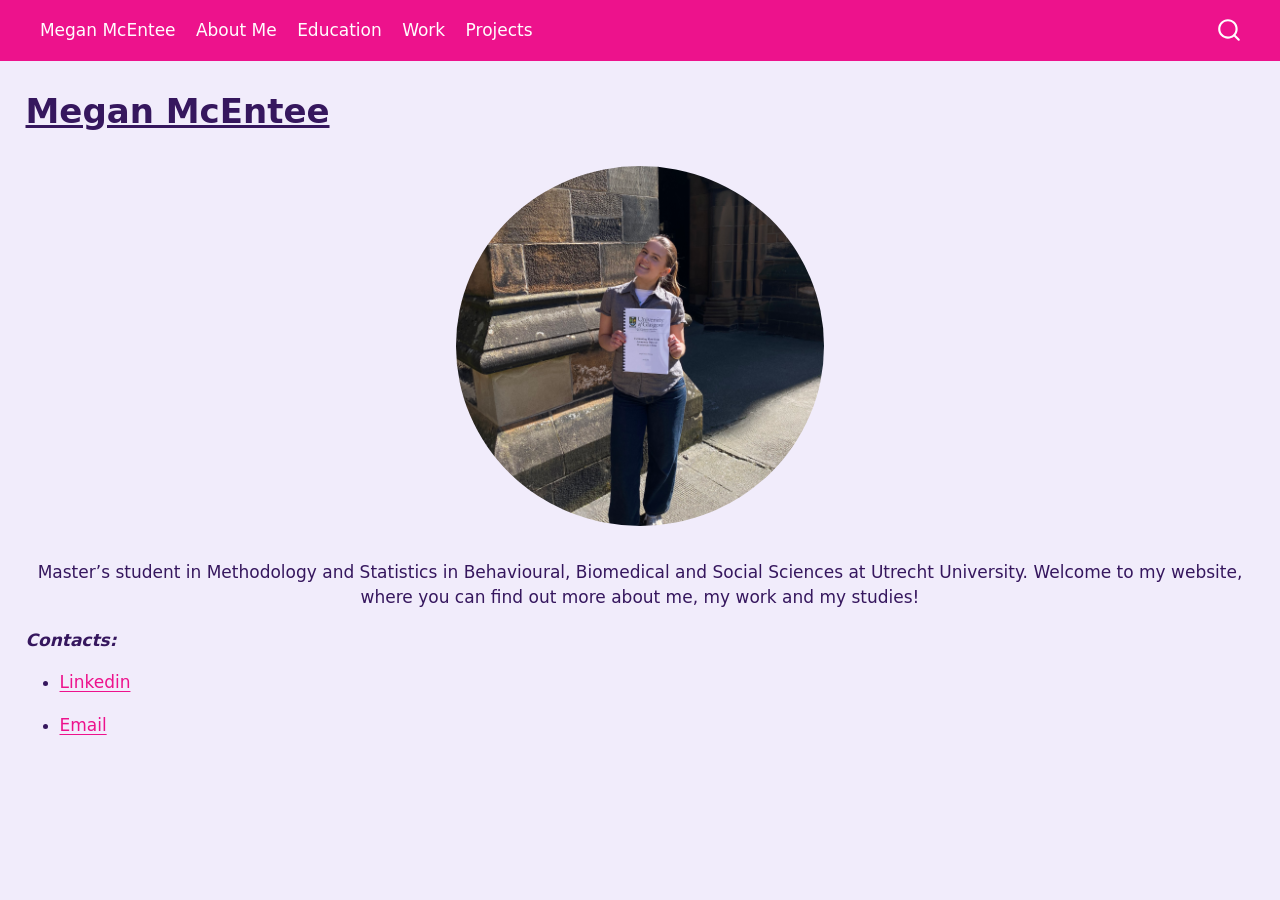
<file: index.html>
<!DOCTYPE html>
<html xmlns="http://www.w3.org/1999/xhtml" lang="en" xml:lang="en"><head>

<meta charset="utf-8">
<meta name="generator" content="quarto-1.11.9">

<meta name="viewport" content="width=device-width, initial-scale=1.0, user-scalable=yes">


<title>Megan McEntee</title>
<style>
/* Default styles provided by pandoc.
** See https://pandoc.org/MANUAL.html#variables-for-html for config info.
*/
span.smallcaps{font-variant: small-caps;}
div.columns{display: flex; gap: 1.5em;}
div.column{flex: auto;}
@media screen {
div.columns{gap: min(4vw, 1.5em);}
div.column{overflow-x: auto;}
}
div.hanging-indent{margin-left: 1.5em; text-indent: -1.5em;}
ul.task-list{list-style: none;}
ul.task-list li input[type="checkbox"] {
  width: 0.8em;
  margin: 0 0.8em 0.2em -1em; /* quarto-specific, see https://github.com/quarto-dev/quarto-cli/issues/4556 */ 
  vertical-align: middle;
}
</style>


<script src="site_libs/quarto-nav/quarto-nav.js"></script>
<script src="site_libs/quarto-nav/headroom.min.js"></script>
<script src="site_libs/clipboard/clipboard.min.js"></script>
<script src="site_libs/quarto-search/autocomplete.umd.js"></script>
<script src="site_libs/quarto-search/fuse.min.js"></script>
<script src="site_libs/quarto-search/quarto-search.js"></script>
<meta name="quarto:offset" content="./">
<script src="site_libs/quarto-html/quarto.js" type="module"></script>
<script src="site_libs/quarto-html/tabsets/tabsets.js" type="module"></script>
<script src="site_libs/quarto-html/scrollable-regions/scrollable-regions.js" type="module"></script>
<script src="site_libs/quarto-html/popper.min.js"></script>
<script src="site_libs/quarto-html/tippy.umd.min.js"></script>
<script src="site_libs/quarto-html/anchor.min.js"></script>
<link href="site_libs/quarto-html/tippy.css" rel="stylesheet">
<link href="site_libs/quarto-html/quarto-syntax-highlighting-63b5708e65d6cd79cd7618c58d0c21e7.css" rel="stylesheet" class="quarto-color-scheme" id="quarto-text-highlighting-styles">
<link href="site_libs/quarto-html/quarto-syntax-highlighting-dark-447e42e69aaa9833c0ba1b986f430b20.css" rel="stylesheet" class="quarto-color-scheme quarto-color-alternate" id="quarto-text-highlighting-styles">
<link href="site_libs/quarto-html/quarto-syntax-highlighting-63b5708e65d6cd79cd7618c58d0c21e7.css" rel="stylesheet" class="quarto-color-scheme-extra" id="quarto-text-highlighting-styles">
<script src="site_libs/bootstrap/bootstrap.min.js"></script>
<link href="site_libs/bootstrap/bootstrap-icons.css" rel="stylesheet">
<link href="site_libs/bootstrap/bootstrap-98fe5b9d5b6c9cb979ad43f3d0ef5465.min.css" rel="stylesheet" append-hash="true" class="quarto-color-scheme" id="quarto-bootstrap" data-mode="light">
<link href="site_libs/bootstrap/bootstrap-dark-1d361397793e57bc302c93fd90dd2b2e.min.css" rel="stylesheet" append-hash="true" class="quarto-color-scheme quarto-color-alternate" id="quarto-bootstrap" data-mode="light">
<link href="site_libs/bootstrap/bootstrap-98fe5b9d5b6c9cb979ad43f3d0ef5465.min.css" rel="stylesheet" append-hash="true" class="quarto-color-scheme-extra" id="quarto-bootstrap" data-mode="light">
<script id="quarto-search-options" type="application/json">{
  "location": "navbar",
  "copy-button": false,
  "collapse-after": 3,
  "panel-placement": "end",
  "type": "overlay",
  "limit": 50,
  "keyboard-shortcut": [
    "f",
    "/",
    "s"
  ],
  "show-item-context": false,
  "language": {
    "search-no-results-text": "No results",
    "search-matching-documents-text": "matching documents",
    "search-copy-link-title": "Copy link to search",
    "search-hide-matches-text": "Hide additional matches",
    "search-more-match-text": "more match in this document",
    "search-more-matches-text": "more matches in this document",
    "search-clear-button-title": "Clear",
    "search-text-placeholder": "",
    "search-detached-cancel-button-title": "Cancel",
    "search-submit-button-title": "Submit",
    "search-label": "Search"
  }
}</script>


<link rel="stylesheet" href="styles.css">
</head>

<body class="nav-fixed quarto-light"><a id="quarto-skip-link" class="visually-hidden-focusable" href="#quarto-document-content">Skip to main content</a>

<div id="quarto-search-results"></div>
  <header id="quarto-header" class="headroom fixed-top">
    <nav class="navbar navbar-expand-lg " data-bs-theme="dark" aria-label="Site">
      <div class="navbar-container container-fluid">
          <button class="navbar-toggler" type="button" data-bs-toggle="collapse" data-bs-target="#navbarCollapse" aria-controls="navbarCollapse" aria-expanded="false" aria-label="Toggle navigation" onclick="if (window.quartoToggleHeadroom) { window.quartoToggleHeadroom(); }">
  <span class="navbar-toggler-icon"></span>
</button>
          <div class="collapse navbar-collapse" id="navbarCollapse">
            <ul class="navbar-nav navbar-nav-scroll me-auto">
  <li class="nav-item">
    <a class="nav-link active" href="./index.html" aria-current="page"> 
<span class="menu-text">Megan McEntee</span></a>
  </li>  
  <li class="nav-item">
    <a class="nav-link" href="./about_me.html"> 
<span class="menu-text">About Me</span></a>
  </li>  
  <li class="nav-item">
    <a class="nav-link" href="./education.html"> 
<span class="menu-text">Education</span></a>
  </li>  
  <li class="nav-item">
    <a class="nav-link" href="./work.html"> 
<span class="menu-text">Work</span></a>
  </li>  
  <li class="nav-item">
    <a class="nav-link" href="./projects.html"> 
<span class="menu-text">Projects</span></a>
  </li>  
</ul>
          </div> <!-- /navcollapse -->
            <div class="quarto-navbar-tools">
</div>
            <div id="quarto-search" class="" title="Search"></div>
      </div> <!-- /container-fluid -->
    </nav>
</header>
<!-- content -->
<div id="quarto-content" class="quarto-container page-columns page-rows-contents page-layout-full page-navbar">
<!-- sidebar -->
<!-- margin-sidebar -->
    <div id="quarto-margin-sidebar" class="sidebar margin-sidebar zindex-bottom">
        
    </div>
<!-- main -->
<main class="content column-page" id="quarto-document-content" tabindex="-1">

<header id="title-block-header" class="quarto-title-block default">
<div class="quarto-title">
<h1 class="title">Megan McEntee</h1>
</div>



<div class="quarto-title-meta column-page">

    
  
    
  </div>
  


</header>


<div style="text-align: center;">
<div class="quarto-figure quarto-figure-center">
<figure class="figure">
<p><img src="IMG_3227.jpeg" class="circle-img img-fluid quarto-figure quarto-figure-center figure-img" style="width:30.0%" alt="photo"></p>
</figure>
</div>
<p>Master’s student in Methodology and Statistics in Behavioural, Biomedical and Social Sciences at Utrecht University. Welcome to my website, where you can find out more about me, my work and my studies!</p>
</div>
<p><strong><em>Contacts:</em></strong></p>
<ul>
<li><p><a href="https://www.linkedin.com/in/megan-mcentee-bb5802326/">Linkedin</a></p></li>
<li><p><a href="mailto:meganmmcentee@gmail.com">Email</a></p></li>
</ul>



</main> <!-- /main -->
<script id="quarto-html-after-body" type="application/javascript">
  window.document.addEventListener("DOMContentLoaded", function (event) {
    const icon = "";
    const anchorJS = new window.AnchorJS();
    anchorJS.options = {
      placement: 'right',
      icon: icon
    };
    anchorJS.add('.anchored');
    const isCodeAnnotation = (el) => {
      for (const clz of el.classList) {
        if (clz.startsWith('code-annotation-')) {                     
          return true;
        }
      }
      return false;
    }
    const onCopySuccess = function(e) {
      // button target
      const button = e.trigger;
      // don't keep focus
      button.blur();
      // flash "checked"
      button.classList.add('code-copy-button-checked');
      var currentTitle = button.getAttribute("title");
      button.setAttribute("title", "Copied!");
      let tooltip;
      if (window.bootstrap) {
        button.setAttribute("data-bs-toggle", "tooltip");
        button.setAttribute("data-bs-placement", "left");
        button.setAttribute("data-bs-title", "Copied!");
        tooltip = new bootstrap.Tooltip(button, 
          { trigger: "manual", 
            customClass: "code-copy-button-tooltip",
            offset: [0, -8]});
        tooltip.show();    
      }
      setTimeout(function() {
        if (tooltip) {
          tooltip.hide();
          button.removeAttribute("data-bs-title");
          button.removeAttribute("data-bs-toggle");
          button.removeAttribute("data-bs-placement");
        }
        button.setAttribute("title", currentTitle);
        button.classList.remove('code-copy-button-checked');
      }, 1000);
      // clear code selection
      e.clearSelection();
    }
    const getTextToCopy = function(trigger) {
      const outerScaffold = trigger.parentElement.cloneNode(true);
      const codeEl = outerScaffold.querySelector('code');
      for (const childEl of codeEl.children) {
        if (isCodeAnnotation(childEl)) {
          childEl.remove();
        }
      }
      return codeEl.innerText;
    }
    const clipboard = new window.ClipboardJS('.code-copy-button:not([data-in-quarto-modal])', {
      text: getTextToCopy
    });
    clipboard.on('success', onCopySuccess);
    if (window.document.getElementById('quarto-embedded-source-code-modal')) {
      const clipboardModal = new window.ClipboardJS('.code-copy-button[data-in-quarto-modal]', {
        text: getTextToCopy,
        container: window.document.getElementById('quarto-embedded-source-code-modal')
      });
      clipboardModal.on('success', onCopySuccess);
    }
      var localhostRegex = new RegExp(/^(?:http|https):\/\/localhost\:?[0-9]*\//);
      var mailtoRegex = new RegExp(/^mailto:/);
        var filterRegex = new RegExp("https:\/\/meganmc02\.github\.io\/");
      var isInternal = (href) => {
          return filterRegex.test(href) || localhostRegex.test(href) || mailtoRegex.test(href);
      }
      // Inspect non-navigation links and adorn them if external
      window.quartoDecorateExternalLinks = function (root) {
     var links = (root || window.document).querySelectorAll('a[href]:not(.nav-link):not(.navbar-brand):not(.toc-action):not(.sidebar-link):not(.sidebar-item-toggle):not(.pagination-link):not(.no-external):not([aria-hidden]):not(.dropdown-item):not(.quarto-navigation-tool):not(.about-link)');
      for (var i=0; i<links.length; i++) {
        const link = links[i];
        if (!isInternal(link.href)) {
          // undo the damage that might have been done by quarto-nav.js in the case of
          // links that we want to consider external
          if (link.dataset.originalHref !== undefined) {
            link.href = link.dataset.originalHref;
          }
          if (!link.classList.contains('no-external-icon')) {
          }
        }
      }
      };
      window.quartoDecorateExternalLinks(window.document);
    // Esc closes the popup (WCAG 1.4.13) and focus leaving both trigger and
    // popup closes it (WCAG 2.4.11); tippy handles neither for interactive popups.
    const hideOnEscAndFocusOut = {
      name: 'hideOnEscAndFocusOut',
      defaultValue: true,
      fn(instance) {
        const dismiss = () => {
          // A show scheduled by the trigger delay would otherwise reopen it
          instance.clearDelayTimeouts();
          instance.hide();
        };
        const onKeyDown = (event) => {
          if (event.key !== 'Escape') {
            return;
          }
          // Keep Esc from also reaching page handlers (e.g. reveal.js overview),
          // except an open reveal.js slide menu, which Esc should close too.
          // The menu handles keys only when its keyboard option is on.
          const menuHandlesEsc = window.Reveal?.getPlugin?.('menu')?.isOpen() &&
            window.Reveal.getConfig().menu?.keyboard !== false;
          if (!menuHandlesEsc) {
            event.stopPropagation();
          }
          if (instance.popper.contains(window.document.activeElement)) {
            // Disabled while refocusing so the focus trigger does not reopen it
            instance.disable();
            instance.reference.focus();
            instance.enable();
          }
          dismiss();
        };
        const onFocusOut = (event) => {
          const target = event.relatedTarget;
          if (target && !instance.reference.contains(target) &&
              !instance.popper.contains(target)) {
            dismiss();
          }
        };
        // On the trigger too: a click trigger (code-annotations: select) has no
        // blur handling. Attached for the instance's lifetime so leaving the
        // trigger also cancels a show still pending on the trigger delay.
        instance.reference.addEventListener('focusout', onFocusOut);
        return {
          onShow() {
            window.document.addEventListener('keydown', onKeyDown, true);
            instance.popper.addEventListener('focusout', onFocusOut);
          },
          onHide() {
            window.document.removeEventListener('keydown', onKeyDown, true);
            instance.popper.removeEventListener('focusout', onFocusOut);
          },
          onDestroy() {
            instance.reference.removeEventListener('focusout', onFocusOut);
          },
        };
      },
    };
    function tippyHover(el, contentFn, onTriggerFn, onUntriggerFn) {
      const config = {
        allowHTML: true,
        maxWidth: 500,
        delay: 100,
        arrow: false,
        appendTo: function(el) {
            return el.parentElement;
        },
        interactive: true,
        interactiveBorder: 10,
        theme: 'quarto',
        placement: 'bottom-start',
        plugins: [hideOnEscAndFocusOut],
      };
      if (contentFn) {
        config.content = contentFn;
      }
      if (onTriggerFn) {
        config.onTrigger = onTriggerFn;
      }
      if (onUntriggerFn) {
        config.onUntrigger = onUntriggerFn;
      }
      window.tippy(el, config); 
    }
    const noterefs = window.document.querySelectorAll('a[role="doc-noteref"]');
    for (var i=0; i<noterefs.length; i++) {
      const ref = noterefs[i];
      tippyHover(ref, function() {
        // use id or data attribute instead here
        let href = ref.getAttribute('data-footnote-href') || ref.getAttribute('href');
        try { href = new URL(href).hash; } catch {}
        const id = href.replace(/^#\/?/, "");
        const note = window.document.getElementById(id);
        if (note) {
          return note.innerHTML;
        } else {
          return "";
        }
      });
    }
    const xrefs = window.document.querySelectorAll('a.quarto-xref');
    const processXRef = (id, note) => {
      // Strip column container classes
      const stripColumnClz = (el) => {
        el.classList.remove("page-full", "page-columns");
        if (el.children) {
          for (const child of el.children) {
            stripColumnClz(child);
          }
        }
      }
      stripColumnClz(note)
      if (id === null || id.startsWith('sec-')) {
        // Special case sections, only their first couple elements
        const container = document.createElement("div");
        if (note.children && note.children.length > 2) {
          container.appendChild(note.children[0].cloneNode(true));
          for (let i = 1; i < note.children.length; i++) {
            const child = note.children[i];
            if (child.tagName === "P" && child.innerText === "") {
              continue;
            } else {
              container.appendChild(child.cloneNode(true));
              break;
            }
          }
          if (window.Quarto?.typesetMath) {
            window.Quarto.typesetMath(container);
          }
          return container.innerHTML
        } else {
          if (window.Quarto?.typesetMath) {
            window.Quarto.typesetMath(note);
          }
          return note.innerHTML;
        }
      } else {
        // Remove any anchor links if they are present
        const anchorLink = note.querySelector('a.anchorjs-link');
        if (anchorLink) {
          anchorLink.remove();
        }
        if (window.Quarto?.typesetMath) {
          window.Quarto.typesetMath(note);
        }
        if (note.classList.contains("callout")) {
          return note.outerHTML;
        } else {
          return note.innerHTML;
        }
      }
    }
    for (var i=0; i<xrefs.length; i++) {
      const xref = xrefs[i];
      tippyHover(xref, undefined, function(instance) {
        instance.disable();
        let url = xref.getAttribute('href');
        let hash = undefined; 
        if (url.startsWith('#')) {
          hash = url;
        } else {
          try { hash = new URL(url).hash; } catch {}
        }
        if (hash) {
          const id = hash.replace(/^#\/?/, "");
          const note = window.document.getElementById(id);
          if (note !== null) {
            try {
              const html = processXRef(id, note.cloneNode(true));
              instance.setContent(html);
            } finally {
              instance.enable();
              instance.show();
            }
          } else {
            // See if we can fetch this
            fetch(url.split('#')[0])
            .then(res => res.text())
            .then(html => {
              const parser = new DOMParser();
              const htmlDoc = parser.parseFromString(html, "text/html");
              const note = htmlDoc.getElementById(id);
              if (note !== null) {
                const html = processXRef(id, note);
                instance.setContent(html);
              } 
            }).finally(() => {
              instance.enable();
              instance.show();
            });
          }
        } else {
          // See if we can fetch a full url (with no hash to target)
          // This is a special case and we should probably do some content thinning / targeting
          fetch(url)
          .then(res => res.text())
          .then(html => {
            const parser = new DOMParser();
            const htmlDoc = parser.parseFromString(html, "text/html");
            const note = htmlDoc.querySelector('main.content');
            if (note !== null) {
              // This should only happen for chapter cross references
              // (since there is no id in the URL)
              // remove the first header
              if (note.children.length > 0 && note.children[0].tagName === "HEADER") {
                note.children[0].remove();
              }
              const html = processXRef(null, note);
              instance.setContent(html);
            } 
          }).finally(() => {
            instance.enable();
            instance.show();
          });
        }
      }, function(instance) {
      });
    }
        let selectedAnnoteEl;
        const selectorForAnnotation = ( cell, annotation) => {
          let cellAttr = 'data-code-cell="' + cell + '"';
          let lineAttr = 'data-code-annotation="' +  annotation + '"';
          const selector = 'span[' + cellAttr + '][' + lineAttr + ']';
          return selector;
        }
        const selectCodeLines = (annoteEl) => {
          const doc = window.document;
          const targetCell = annoteEl.getAttribute("data-target-cell");
          const targetAnnotation = annoteEl.getAttribute("data-target-annotation");
          const annoteSpan = window.document.querySelector(selectorForAnnotation(targetCell, targetAnnotation));
          const lines = annoteSpan.getAttribute("data-code-lines").split(",");
          const lineIds = lines.map((line) => {
            return targetCell + "-" + line;
          })
          // Each band is positioned against its own containing block, which is
          // not the offsetParent of the lines, so place it from client rects.
          const placeBand = (band, firstEl, lastEl, codeBlock) => {
            const container = band.offsetParent;
            if (container === null) {
              return;
            }
            const containerRect = container.getBoundingClientRect();
            // Reveal.js scales slides with a transform, so convert client
            // pixels back to the CSS pixels of the container.
            const scale = containerRect.height / container.offsetHeight || 1;
            const firstRect = firstEl.getBoundingClientRect();
            const lastRect = lastEl.getBoundingClientRect();
            const top = (firstRect.top - containerRect.top) / scale - container.clientTop + container.scrollTop;
            const height = (lastRect.bottom - firstRect.top) / scale;
            band.style.top = top - 2 + "px";
            band.style.height = height + 4 + "px";
            if (codeBlock) {
              // Without the copy button wrapper, the containing block is wider
              // than the code block, so span the code block explicitly.
              const blockRect = codeBlock.getBoundingClientRect();
              band.style.left = (blockRect.left - containerRect.left) / scale - container.clientLeft + container.scrollLeft + "px";
              band.style.width = blockRect.width / scale + "px";
            }
          };
          if (lineIds.length > 0) {
            const el = window.document.getElementById(lineIds[0]);
            const lastEl = window.document.getElementById(lineIds[lineIds.length - 1]);
            const parent = el.parentElement.parentElement;
            // cook up a div (if necessary) and position it
            let div = window.document.getElementById("code-annotation-line-highlight");
            if (div === null) {
              div = window.document.createElement("div");
              div.setAttribute("id", "code-annotation-line-highlight");
              div.style.position = 'absolute';
              parent.appendChild(div);
            }
            placeBand(div, el, lastEl, parent.closest("div.sourceCode") || parent);
            let gutterDiv = window.document.getElementById("code-annotation-line-highlight-gutter");
            if (gutterDiv === null) {
              gutterDiv = window.document.createElement("div");
              gutterDiv.setAttribute("id", "code-annotation-line-highlight-gutter");
              gutterDiv.style.position = 'absolute';
              const codeCell = window.document.getElementById(targetCell);
              const gutter = codeCell.querySelector('.code-annotation-gutter');
              gutter.appendChild(gutterDiv);
            }
            placeBand(gutterDiv, el, lastEl);
            selectedAnnoteEl = annoteEl;
          }
        };
        const unselectCodeLines = () => {
          const elementsIds = ["code-annotation-line-highlight", "code-annotation-line-highlight-gutter"];
          elementsIds.forEach((elId) => {
            const div = window.document.getElementById(elId);
            if (div) {
              div.remove();
            }
          });
          selectedAnnoteEl = undefined;
        };
          // Handle positioning of the toggle
      window.addEventListener(
        "resize",
        throttle(() => {
          elRect = undefined;
          if (selectedAnnoteEl) {
            selectCodeLines(selectedAnnoteEl);
          }
        }, 10)
      );
      function throttle(fn, ms) {
      let throttle = false;
      let timer;
        return (...args) => {
          if(!throttle) { // first call gets through
              fn.apply(this, args);
              throttle = true;
          } else { // all the others get throttled
              if(timer) clearTimeout(timer); // cancel #2
              timer = setTimeout(() => {
                fn.apply(this, args);
                timer = throttle = false;
              }, ms);
          }
        };
      }
        // Attach click handler to the DT
        const annoteDls = window.document.querySelectorAll('dt[data-target-cell]');
        for (const annoteDlNode of annoteDls) {
          annoteDlNode.addEventListener('click', (event) => {
            const clickedEl = event.target;
            if (clickedEl !== selectedAnnoteEl) {
              unselectCodeLines();
              const activeEl = window.document.querySelector('dt[data-target-cell].code-annotation-active');
              if (activeEl) {
                activeEl.classList.remove('code-annotation-active');
              }
              selectCodeLines(clickedEl);
              clickedEl.classList.add('code-annotation-active');
            } else {
              // Unselect the line
              unselectCodeLines();
              clickedEl.classList.remove('code-annotation-active');
            }
          });
        }
    const findCites = (el) => {
      const parentEl = el.parentElement;
      if (parentEl) {
        const cites = parentEl.dataset.cites;
        if (cites) {
          return {
            el,
            cites: cites.split(' ')
          };
        } else {
          return findCites(el.parentElement)
        }
      } else {
        return undefined;
      }
    };
    var bibliorefs = window.document.querySelectorAll('a[role="doc-biblioref"]');
    for (var i=0; i<bibliorefs.length; i++) {
      const ref = bibliorefs[i];
      const citeInfo = findCites(ref);
      if (citeInfo) {
        tippyHover(citeInfo.el, function() {
          var popup = window.document.createElement('div');
          citeInfo.cites.forEach(function(cite) {
            var citeDiv = window.document.createElement('div');
            citeDiv.classList.add('hanging-indent');
            citeDiv.classList.add('csl-entry');
            var biblioDiv = window.document.getElementById('ref-' + cite);
            if (biblioDiv) {
              citeDiv.innerHTML = biblioDiv.innerHTML;
            }
            popup.appendChild(citeDiv);
          });
          return popup.innerHTML;
        });
      }
    }
  });
  </script>
  <script type="application/javascript">
  window.quartoScrollableRegionsLabels = {"code":"Scrollable code","output":"Scrollable output"};
  </script>
</div> <!-- /content -->




</body></html>
</file>
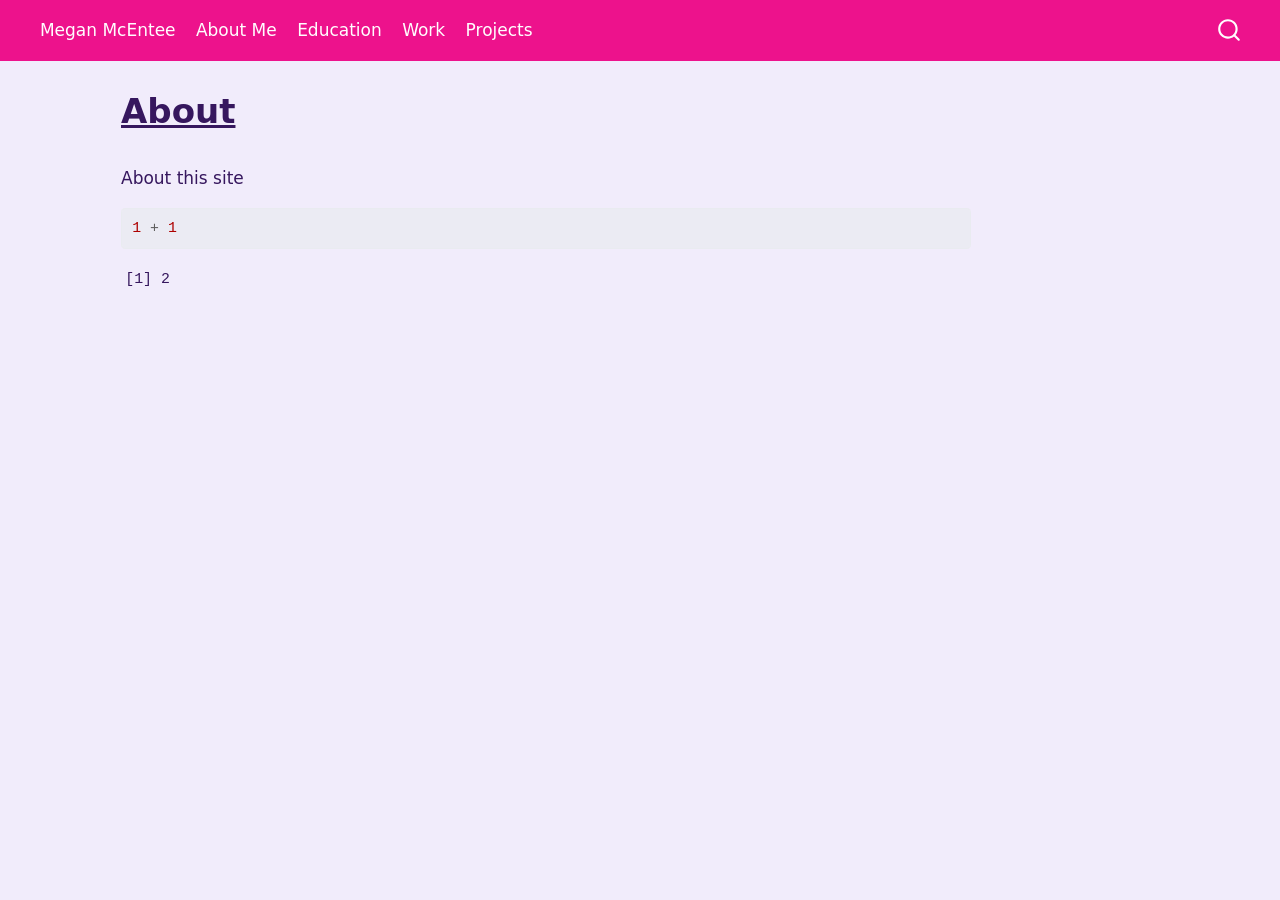
<file: about.html>
<!DOCTYPE html>
<html xmlns="http://www.w3.org/1999/xhtml" lang="en" xml:lang="en"><head>

<meta charset="utf-8">
<meta name="generator" content="quarto-1.11.9">

<meta name="viewport" content="width=device-width, initial-scale=1.0, user-scalable=yes">


<title>About</title>
<style>
/* Default styles provided by pandoc.
** See https://pandoc.org/MANUAL.html#variables-for-html for config info.
*/
span.smallcaps{font-variant: small-caps;}
div.columns{display: flex; gap: 1.5em;}
div.column{flex: auto;}
@media screen {
div.columns{gap: min(4vw, 1.5em);}
div.column{overflow-x: auto;}
}
div.hanging-indent{margin-left: 1.5em; text-indent: -1.5em;}
ul.task-list{list-style: none;}
ul.task-list li input[type="checkbox"] {
  width: 0.8em;
  margin: 0 0.8em 0.2em -1em; /* quarto-specific, see https://github.com/quarto-dev/quarto-cli/issues/4556 */ 
  vertical-align: middle;
}
/* CSS for syntax highlighting */
html { -webkit-text-size-adjust: 100%; }
pre > code.sourceCode { white-space: pre; position: relative; }
pre > code.sourceCode > span { display: inline-block; line-height: 1.25; }
pre > code.sourceCode > span:empty { height: 1.2em; }
.sourceCode { overflow: visible; }
code.sourceCode > span { color: inherit; text-decoration: inherit; }
div.sourceCode { margin: 1em 0; }
pre.sourceCode { margin: 0; }
@media screen {
div.sourceCode { overflow: auto; }
}
@media print {
pre > code.sourceCode { white-space: pre-wrap; }
pre > code.sourceCode > span { text-indent: -5em; padding-left: 5em; }
}
pre.numberSource code
  { counter-reset: source-line 0; }
pre.numberSource code > span
  { position: relative; left: -4em; counter-increment: source-line; }
pre.numberSource code > span > a:first-child::before
  { content: counter(source-line);
    position: relative; left: -1em; text-align: right; vertical-align: baseline;
    border: none; display: inline-block;
    -webkit-touch-callout: none; -webkit-user-select: none;
    -khtml-user-select: none; -moz-user-select: none;
    -ms-user-select: none; user-select: none;
    padding: 0 4px; width: 4em;
  }
pre.numberSource { margin-left: 3em;  padding-left: 4px; }
div.sourceCode
  {   }
@media screen {
pre > code.sourceCode > span > a:first-child::before { text-decoration: underline; }
}
</style>


<script src="site_libs/quarto-nav/quarto-nav.js"></script>
<script src="site_libs/quarto-nav/headroom.min.js"></script>
<script src="site_libs/clipboard/clipboard.min.js"></script>
<script src="site_libs/quarto-search/autocomplete.umd.js"></script>
<script src="site_libs/quarto-search/fuse.min.js"></script>
<script src="site_libs/quarto-search/quarto-search.js"></script>
<meta name="quarto:offset" content="./">
<script src="site_libs/quarto-html/quarto.js" type="module"></script>
<script src="site_libs/quarto-html/tabsets/tabsets.js" type="module"></script>
<script src="site_libs/quarto-html/scrollable-regions/scrollable-regions.js" type="module"></script>
<script src="site_libs/quarto-html/popper.min.js"></script>
<script src="site_libs/quarto-html/tippy.umd.min.js"></script>
<script src="site_libs/quarto-html/anchor.min.js"></script>
<link href="site_libs/quarto-html/tippy.css" rel="stylesheet">
<link href="site_libs/quarto-html/quarto-syntax-highlighting-63b5708e65d6cd79cd7618c58d0c21e7.css" rel="stylesheet" class="quarto-color-scheme" id="quarto-text-highlighting-styles">
<link href="site_libs/quarto-html/quarto-syntax-highlighting-dark-447e42e69aaa9833c0ba1b986f430b20.css" rel="stylesheet" class="quarto-color-scheme quarto-color-alternate" id="quarto-text-highlighting-styles">
<link href="site_libs/quarto-html/quarto-syntax-highlighting-63b5708e65d6cd79cd7618c58d0c21e7.css" rel="stylesheet" class="quarto-color-scheme-extra" id="quarto-text-highlighting-styles">
<script src="site_libs/bootstrap/bootstrap.min.js"></script>
<link href="site_libs/bootstrap/bootstrap-icons.css" rel="stylesheet">
<link href="site_libs/bootstrap/bootstrap-98fe5b9d5b6c9cb979ad43f3d0ef5465.min.css" rel="stylesheet" append-hash="true" class="quarto-color-scheme" id="quarto-bootstrap" data-mode="light">
<link href="site_libs/bootstrap/bootstrap-dark-1d361397793e57bc302c93fd90dd2b2e.min.css" rel="stylesheet" append-hash="true" class="quarto-color-scheme quarto-color-alternate" id="quarto-bootstrap" data-mode="light">
<link href="site_libs/bootstrap/bootstrap-98fe5b9d5b6c9cb979ad43f3d0ef5465.min.css" rel="stylesheet" append-hash="true" class="quarto-color-scheme-extra" id="quarto-bootstrap" data-mode="light">
<script id="quarto-search-options" type="application/json">{
  "location": "navbar",
  "copy-button": false,
  "collapse-after": 3,
  "panel-placement": "end",
  "type": "overlay",
  "limit": 50,
  "keyboard-shortcut": [
    "f",
    "/",
    "s"
  ],
  "show-item-context": false,
  "language": {
    "search-no-results-text": "No results",
    "search-matching-documents-text": "matching documents",
    "search-copy-link-title": "Copy link to search",
    "search-hide-matches-text": "Hide additional matches",
    "search-more-match-text": "more match in this document",
    "search-more-matches-text": "more matches in this document",
    "search-clear-button-title": "Clear",
    "search-text-placeholder": "",
    "search-detached-cancel-button-title": "Cancel",
    "search-submit-button-title": "Submit",
    "search-label": "Search"
  }
}</script>


<link rel="stylesheet" href="styles.css">
</head>

<body class="nav-fixed quarto-light"><a id="quarto-skip-link" class="visually-hidden-focusable" href="#quarto-document-content">Skip to main content</a>

<div id="quarto-search-results"></div>
  <header id="quarto-header" class="headroom fixed-top">
    <nav class="navbar navbar-expand-lg " data-bs-theme="dark" aria-label="Site">
      <div class="navbar-container container-fluid">
          <button class="navbar-toggler" type="button" data-bs-toggle="collapse" data-bs-target="#navbarCollapse" aria-controls="navbarCollapse" aria-expanded="false" aria-label="Toggle navigation" onclick="if (window.quartoToggleHeadroom) { window.quartoToggleHeadroom(); }">
  <span class="navbar-toggler-icon"></span>
</button>
          <div class="collapse navbar-collapse" id="navbarCollapse">
            <ul class="navbar-nav navbar-nav-scroll me-auto">
  <li class="nav-item">
    <a class="nav-link" href="./index.html"> 
<span class="menu-text">Megan McEntee</span></a>
  </li>  
  <li class="nav-item">
    <a class="nav-link" href="./about_me.html"> 
<span class="menu-text">About Me</span></a>
  </li>  
  <li class="nav-item">
    <a class="nav-link" href="./education.html"> 
<span class="menu-text">Education</span></a>
  </li>  
  <li class="nav-item">
    <a class="nav-link" href="./work.html"> 
<span class="menu-text">Work</span></a>
  </li>  
  <li class="nav-item">
    <a class="nav-link" href="./projects.html"> 
<span class="menu-text">Projects</span></a>
  </li>  
</ul>
          </div> <!-- /navcollapse -->
            <div class="quarto-navbar-tools">
</div>
            <div id="quarto-search" class="" title="Search"></div>
      </div> <!-- /container-fluid -->
    </nav>
</header>
<!-- content -->
<div id="quarto-content" class="quarto-container page-columns page-rows-contents page-layout-article page-navbar">
<!-- sidebar -->
<!-- margin-sidebar -->
    <div id="quarto-margin-sidebar" class="sidebar margin-sidebar zindex-bottom">
        
    </div>
<!-- main -->
<main class="content" id="quarto-document-content" tabindex="-1">

<header id="title-block-header" class="quarto-title-block default">
<div class="quarto-title">
<h1 class="title">About</h1>
</div>



<div class="quarto-title-meta">

    
  
    
  </div>
  


</header>


<p>About this site</p>
<div class="cell">
<div class="code-copy-outer-scaffold"><div class="sourceCode cell-code" id="cb1"><pre class="sourceCode r code-with-copy"><code class="sourceCode r"><span id="cb1-1"><a href="#cb1-1" aria-hidden="true" tabindex="-1"></a><span class="dv">1</span> <span class="sc">+</span> <span class="dv">1</span></span></code></pre></div><button title="Copy to Clipboard" class="code-copy-button"><i class="bi"></i></button></div>
<div class="cell-output cell-output-stdout">
<pre><code>[1] 2</code></pre>
</div>
</div>



</main> <!-- /main -->
<script id="quarto-html-after-body" type="application/javascript">
  window.document.addEventListener("DOMContentLoaded", function (event) {
    const icon = "";
    const anchorJS = new window.AnchorJS();
    anchorJS.options = {
      placement: 'right',
      icon: icon
    };
    anchorJS.add('.anchored');
    const isCodeAnnotation = (el) => {
      for (const clz of el.classList) {
        if (clz.startsWith('code-annotation-')) {                     
          return true;
        }
      }
      return false;
    }
    const onCopySuccess = function(e) {
      // button target
      const button = e.trigger;
      // don't keep focus
      button.blur();
      // flash "checked"
      button.classList.add('code-copy-button-checked');
      var currentTitle = button.getAttribute("title");
      button.setAttribute("title", "Copied!");
      let tooltip;
      if (window.bootstrap) {
        button.setAttribute("data-bs-toggle", "tooltip");
        button.setAttribute("data-bs-placement", "left");
        button.setAttribute("data-bs-title", "Copied!");
        tooltip = new bootstrap.Tooltip(button, 
          { trigger: "manual", 
            customClass: "code-copy-button-tooltip",
            offset: [0, -8]});
        tooltip.show();    
      }
      setTimeout(function() {
        if (tooltip) {
          tooltip.hide();
          button.removeAttribute("data-bs-title");
          button.removeAttribute("data-bs-toggle");
          button.removeAttribute("data-bs-placement");
        }
        button.setAttribute("title", currentTitle);
        button.classList.remove('code-copy-button-checked');
      }, 1000);
      // clear code selection
      e.clearSelection();
    }
    const getTextToCopy = function(trigger) {
      const outerScaffold = trigger.parentElement.cloneNode(true);
      const codeEl = outerScaffold.querySelector('code');
      for (const childEl of codeEl.children) {
        if (isCodeAnnotation(childEl)) {
          childEl.remove();
        }
      }
      return codeEl.innerText;
    }
    const clipboard = new window.ClipboardJS('.code-copy-button:not([data-in-quarto-modal])', {
      text: getTextToCopy
    });
    clipboard.on('success', onCopySuccess);
    if (window.document.getElementById('quarto-embedded-source-code-modal')) {
      const clipboardModal = new window.ClipboardJS('.code-copy-button[data-in-quarto-modal]', {
        text: getTextToCopy,
        container: window.document.getElementById('quarto-embedded-source-code-modal')
      });
      clipboardModal.on('success', onCopySuccess);
    }
      var localhostRegex = new RegExp(/^(?:http|https):\/\/localhost\:?[0-9]*\//);
      var mailtoRegex = new RegExp(/^mailto:/);
        var filterRegex = new RegExp("https:\/\/meganmc02\.github\.io\/");
      var isInternal = (href) => {
          return filterRegex.test(href) || localhostRegex.test(href) || mailtoRegex.test(href);
      }
      // Inspect non-navigation links and adorn them if external
      window.quartoDecorateExternalLinks = function (root) {
     var links = (root || window.document).querySelectorAll('a[href]:not(.nav-link):not(.navbar-brand):not(.toc-action):not(.sidebar-link):not(.sidebar-item-toggle):not(.pagination-link):not(.no-external):not([aria-hidden]):not(.dropdown-item):not(.quarto-navigation-tool):not(.about-link)');
      for (var i=0; i<links.length; i++) {
        const link = links[i];
        if (!isInternal(link.href)) {
          // undo the damage that might have been done by quarto-nav.js in the case of
          // links that we want to consider external
          if (link.dataset.originalHref !== undefined) {
            link.href = link.dataset.originalHref;
          }
          if (!link.classList.contains('no-external-icon')) {
          }
        }
      }
      };
      window.quartoDecorateExternalLinks(window.document);
    // Esc closes the popup (WCAG 1.4.13) and focus leaving both trigger and
    // popup closes it (WCAG 2.4.11); tippy handles neither for interactive popups.
    const hideOnEscAndFocusOut = {
      name: 'hideOnEscAndFocusOut',
      defaultValue: true,
      fn(instance) {
        const dismiss = () => {
          // A show scheduled by the trigger delay would otherwise reopen it
          instance.clearDelayTimeouts();
          instance.hide();
        };
        const onKeyDown = (event) => {
          if (event.key !== 'Escape') {
            return;
          }
          // Keep Esc from also reaching page handlers (e.g. reveal.js overview),
          // except an open reveal.js slide menu, which Esc should close too.
          // The menu handles keys only when its keyboard option is on.
          const menuHandlesEsc = window.Reveal?.getPlugin?.('menu')?.isOpen() &&
            window.Reveal.getConfig().menu?.keyboard !== false;
          if (!menuHandlesEsc) {
            event.stopPropagation();
          }
          if (instance.popper.contains(window.document.activeElement)) {
            // Disabled while refocusing so the focus trigger does not reopen it
            instance.disable();
            instance.reference.focus();
            instance.enable();
          }
          dismiss();
        };
        const onFocusOut = (event) => {
          const target = event.relatedTarget;
          if (target && !instance.reference.contains(target) &&
              !instance.popper.contains(target)) {
            dismiss();
          }
        };
        // On the trigger too: a click trigger (code-annotations: select) has no
        // blur handling. Attached for the instance's lifetime so leaving the
        // trigger also cancels a show still pending on the trigger delay.
        instance.reference.addEventListener('focusout', onFocusOut);
        return {
          onShow() {
            window.document.addEventListener('keydown', onKeyDown, true);
            instance.popper.addEventListener('focusout', onFocusOut);
          },
          onHide() {
            window.document.removeEventListener('keydown', onKeyDown, true);
            instance.popper.removeEventListener('focusout', onFocusOut);
          },
          onDestroy() {
            instance.reference.removeEventListener('focusout', onFocusOut);
          },
        };
      },
    };
    function tippyHover(el, contentFn, onTriggerFn, onUntriggerFn) {
      const config = {
        allowHTML: true,
        maxWidth: 500,
        delay: 100,
        arrow: false,
        appendTo: function(el) {
            return el.parentElement;
        },
        interactive: true,
        interactiveBorder: 10,
        theme: 'quarto',
        placement: 'bottom-start',
        plugins: [hideOnEscAndFocusOut],
      };
      if (contentFn) {
        config.content = contentFn;
      }
      if (onTriggerFn) {
        config.onTrigger = onTriggerFn;
      }
      if (onUntriggerFn) {
        config.onUntrigger = onUntriggerFn;
      }
      window.tippy(el, config); 
    }
    const noterefs = window.document.querySelectorAll('a[role="doc-noteref"]');
    for (var i=0; i<noterefs.length; i++) {
      const ref = noterefs[i];
      tippyHover(ref, function() {
        // use id or data attribute instead here
        let href = ref.getAttribute('data-footnote-href') || ref.getAttribute('href');
        try { href = new URL(href).hash; } catch {}
        const id = href.replace(/^#\/?/, "");
        const note = window.document.getElementById(id);
        if (note) {
          return note.innerHTML;
        } else {
          return "";
        }
      });
    }
    const xrefs = window.document.querySelectorAll('a.quarto-xref');
    const processXRef = (id, note) => {
      // Strip column container classes
      const stripColumnClz = (el) => {
        el.classList.remove("page-full", "page-columns");
        if (el.children) {
          for (const child of el.children) {
            stripColumnClz(child);
          }
        }
      }
      stripColumnClz(note)
      if (id === null || id.startsWith('sec-')) {
        // Special case sections, only their first couple elements
        const container = document.createElement("div");
        if (note.children && note.children.length > 2) {
          container.appendChild(note.children[0].cloneNode(true));
          for (let i = 1; i < note.children.length; i++) {
            const child = note.children[i];
            if (child.tagName === "P" && child.innerText === "") {
              continue;
            } else {
              container.appendChild(child.cloneNode(true));
              break;
            }
          }
          if (window.Quarto?.typesetMath) {
            window.Quarto.typesetMath(container);
          }
          return container.innerHTML
        } else {
          if (window.Quarto?.typesetMath) {
            window.Quarto.typesetMath(note);
          }
          return note.innerHTML;
        }
      } else {
        // Remove any anchor links if they are present
        const anchorLink = note.querySelector('a.anchorjs-link');
        if (anchorLink) {
          anchorLink.remove();
        }
        if (window.Quarto?.typesetMath) {
          window.Quarto.typesetMath(note);
        }
        if (note.classList.contains("callout")) {
          return note.outerHTML;
        } else {
          return note.innerHTML;
        }
      }
    }
    for (var i=0; i<xrefs.length; i++) {
      const xref = xrefs[i];
      tippyHover(xref, undefined, function(instance) {
        instance.disable();
        let url = xref.getAttribute('href');
        let hash = undefined; 
        if (url.startsWith('#')) {
          hash = url;
        } else {
          try { hash = new URL(url).hash; } catch {}
        }
        if (hash) {
          const id = hash.replace(/^#\/?/, "");
          const note = window.document.getElementById(id);
          if (note !== null) {
            try {
              const html = processXRef(id, note.cloneNode(true));
              instance.setContent(html);
            } finally {
              instance.enable();
              instance.show();
            }
          } else {
            // See if we can fetch this
            fetch(url.split('#')[0])
            .then(res => res.text())
            .then(html => {
              const parser = new DOMParser();
              const htmlDoc = parser.parseFromString(html, "text/html");
              const note = htmlDoc.getElementById(id);
              if (note !== null) {
                const html = processXRef(id, note);
                instance.setContent(html);
              } 
            }).finally(() => {
              instance.enable();
              instance.show();
            });
          }
        } else {
          // See if we can fetch a full url (with no hash to target)
          // This is a special case and we should probably do some content thinning / targeting
          fetch(url)
          .then(res => res.text())
          .then(html => {
            const parser = new DOMParser();
            const htmlDoc = parser.parseFromString(html, "text/html");
            const note = htmlDoc.querySelector('main.content');
            if (note !== null) {
              // This should only happen for chapter cross references
              // (since there is no id in the URL)
              // remove the first header
              if (note.children.length > 0 && note.children[0].tagName === "HEADER") {
                note.children[0].remove();
              }
              const html = processXRef(null, note);
              instance.setContent(html);
            } 
          }).finally(() => {
            instance.enable();
            instance.show();
          });
        }
      }, function(instance) {
      });
    }
        let selectedAnnoteEl;
        const selectorForAnnotation = ( cell, annotation) => {
          let cellAttr = 'data-code-cell="' + cell + '"';
          let lineAttr = 'data-code-annotation="' +  annotation + '"';
          const selector = 'span[' + cellAttr + '][' + lineAttr + ']';
          return selector;
        }
        const selectCodeLines = (annoteEl) => {
          const doc = window.document;
          const targetCell = annoteEl.getAttribute("data-target-cell");
          const targetAnnotation = annoteEl.getAttribute("data-target-annotation");
          const annoteSpan = window.document.querySelector(selectorForAnnotation(targetCell, targetAnnotation));
          const lines = annoteSpan.getAttribute("data-code-lines").split(",");
          const lineIds = lines.map((line) => {
            return targetCell + "-" + line;
          })
          // Each band is positioned against its own containing block, which is
          // not the offsetParent of the lines, so place it from client rects.
          const placeBand = (band, firstEl, lastEl, codeBlock) => {
            const container = band.offsetParent;
            if (container === null) {
              return;
            }
            const containerRect = container.getBoundingClientRect();
            // Reveal.js scales slides with a transform, so convert client
            // pixels back to the CSS pixels of the container.
            const scale = containerRect.height / container.offsetHeight || 1;
            const firstRect = firstEl.getBoundingClientRect();
            const lastRect = lastEl.getBoundingClientRect();
            const top = (firstRect.top - containerRect.top) / scale - container.clientTop + container.scrollTop;
            const height = (lastRect.bottom - firstRect.top) / scale;
            band.style.top = top - 2 + "px";
            band.style.height = height + 4 + "px";
            if (codeBlock) {
              // Without the copy button wrapper, the containing block is wider
              // than the code block, so span the code block explicitly.
              const blockRect = codeBlock.getBoundingClientRect();
              band.style.left = (blockRect.left - containerRect.left) / scale - container.clientLeft + container.scrollLeft + "px";
              band.style.width = blockRect.width / scale + "px";
            }
          };
          if (lineIds.length > 0) {
            const el = window.document.getElementById(lineIds[0]);
            const lastEl = window.document.getElementById(lineIds[lineIds.length - 1]);
            const parent = el.parentElement.parentElement;
            // cook up a div (if necessary) and position it
            let div = window.document.getElementById("code-annotation-line-highlight");
            if (div === null) {
              div = window.document.createElement("div");
              div.setAttribute("id", "code-annotation-line-highlight");
              div.style.position = 'absolute';
              parent.appendChild(div);
            }
            placeBand(div, el, lastEl, parent.closest("div.sourceCode") || parent);
            let gutterDiv = window.document.getElementById("code-annotation-line-highlight-gutter");
            if (gutterDiv === null) {
              gutterDiv = window.document.createElement("div");
              gutterDiv.setAttribute("id", "code-annotation-line-highlight-gutter");
              gutterDiv.style.position = 'absolute';
              const codeCell = window.document.getElementById(targetCell);
              const gutter = codeCell.querySelector('.code-annotation-gutter');
              gutter.appendChild(gutterDiv);
            }
            placeBand(gutterDiv, el, lastEl);
            selectedAnnoteEl = annoteEl;
          }
        };
        const unselectCodeLines = () => {
          const elementsIds = ["code-annotation-line-highlight", "code-annotation-line-highlight-gutter"];
          elementsIds.forEach((elId) => {
            const div = window.document.getElementById(elId);
            if (div) {
              div.remove();
            }
          });
          selectedAnnoteEl = undefined;
        };
          // Handle positioning of the toggle
      window.addEventListener(
        "resize",
        throttle(() => {
          elRect = undefined;
          if (selectedAnnoteEl) {
            selectCodeLines(selectedAnnoteEl);
          }
        }, 10)
      );
      function throttle(fn, ms) {
      let throttle = false;
      let timer;
        return (...args) => {
          if(!throttle) { // first call gets through
              fn.apply(this, args);
              throttle = true;
          } else { // all the others get throttled
              if(timer) clearTimeout(timer); // cancel #2
              timer = setTimeout(() => {
                fn.apply(this, args);
                timer = throttle = false;
              }, ms);
          }
        };
      }
        // Attach click handler to the DT
        const annoteDls = window.document.querySelectorAll('dt[data-target-cell]');
        for (const annoteDlNode of annoteDls) {
          annoteDlNode.addEventListener('click', (event) => {
            const clickedEl = event.target;
            if (clickedEl !== selectedAnnoteEl) {
              unselectCodeLines();
              const activeEl = window.document.querySelector('dt[data-target-cell].code-annotation-active');
              if (activeEl) {
                activeEl.classList.remove('code-annotation-active');
              }
              selectCodeLines(clickedEl);
              clickedEl.classList.add('code-annotation-active');
            } else {
              // Unselect the line
              unselectCodeLines();
              clickedEl.classList.remove('code-annotation-active');
            }
          });
        }
    const findCites = (el) => {
      const parentEl = el.parentElement;
      if (parentEl) {
        const cites = parentEl.dataset.cites;
        if (cites) {
          return {
            el,
            cites: cites.split(' ')
          };
        } else {
          return findCites(el.parentElement)
        }
      } else {
        return undefined;
      }
    };
    var bibliorefs = window.document.querySelectorAll('a[role="doc-biblioref"]');
    for (var i=0; i<bibliorefs.length; i++) {
      const ref = bibliorefs[i];
      const citeInfo = findCites(ref);
      if (citeInfo) {
        tippyHover(citeInfo.el, function() {
          var popup = window.document.createElement('div');
          citeInfo.cites.forEach(function(cite) {
            var citeDiv = window.document.createElement('div');
            citeDiv.classList.add('hanging-indent');
            citeDiv.classList.add('csl-entry');
            var biblioDiv = window.document.getElementById('ref-' + cite);
            if (biblioDiv) {
              citeDiv.innerHTML = biblioDiv.innerHTML;
            }
            popup.appendChild(citeDiv);
          });
          return popup.innerHTML;
        });
      }
    }
  });
  </script>
  <script type="application/javascript">
  window.quartoScrollableRegionsLabels = {"code":"Scrollable code","output":"Scrollable output"};
  </script>
</div> <!-- /content -->




</body></html>
</file>
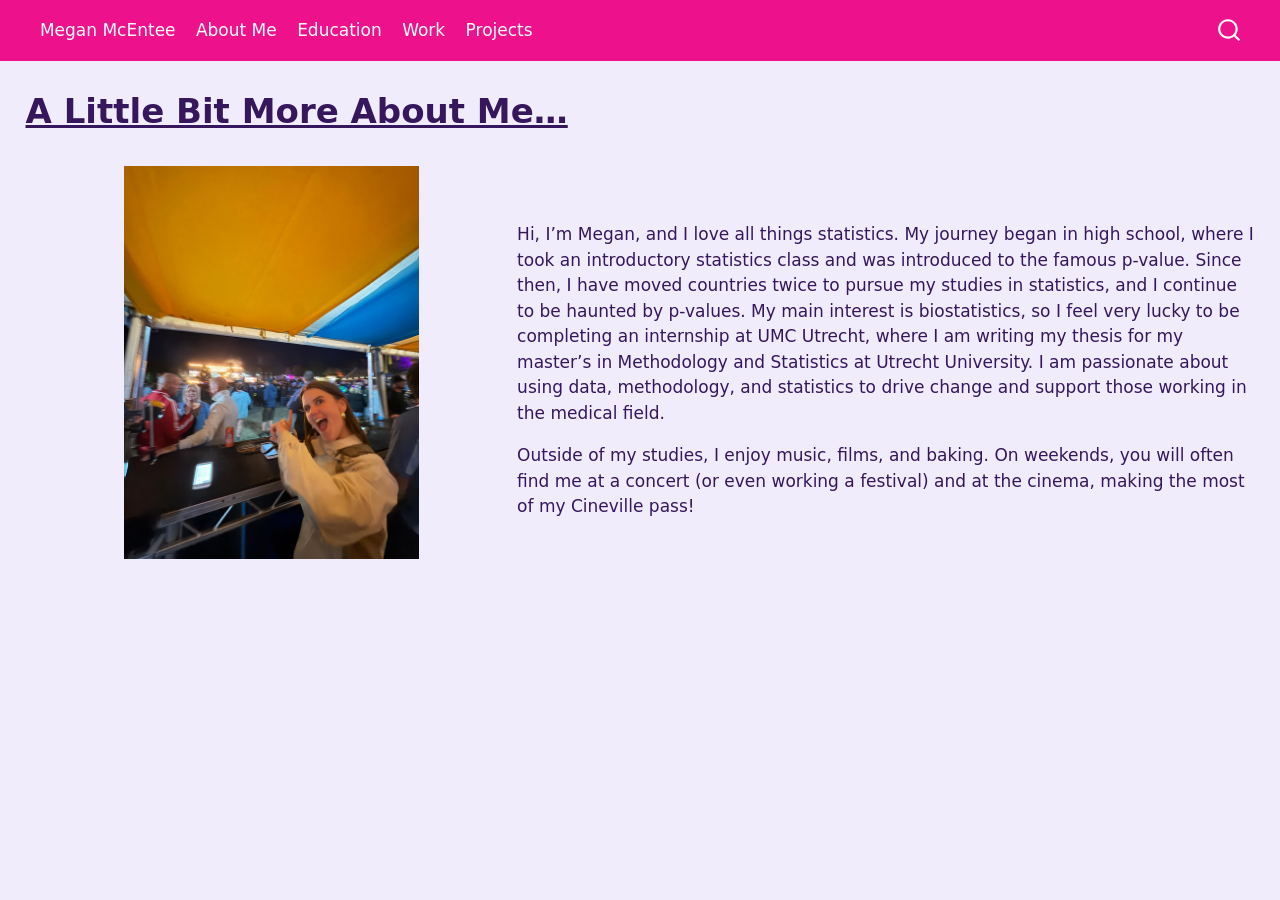
<file: about_me.html>
<!DOCTYPE html>
<html xmlns="http://www.w3.org/1999/xhtml" lang="en" xml:lang="en"><head>

<meta charset="utf-8">
<meta name="generator" content="quarto-1.11.9">

<meta name="viewport" content="width=device-width, initial-scale=1.0, user-scalable=yes">


<title>A Little Bit More About Me…</title>
<style>
/* Default styles provided by pandoc.
** See https://pandoc.org/MANUAL.html#variables-for-html for config info.
*/
span.smallcaps{font-variant: small-caps;}
div.columns{display: flex; gap: 1.5em;}
div.column{flex: auto;}
@media screen {
div.columns{gap: min(4vw, 1.5em);}
div.column{overflow-x: auto;}
}
div.hanging-indent{margin-left: 1.5em; text-indent: -1.5em;}
ul.task-list{list-style: none;}
ul.task-list li input[type="checkbox"] {
  width: 0.8em;
  margin: 0 0.8em 0.2em -1em; /* quarto-specific, see https://github.com/quarto-dev/quarto-cli/issues/4556 */ 
  vertical-align: middle;
}
</style>


<script src="site_libs/quarto-nav/quarto-nav.js"></script>
<script src="site_libs/quarto-nav/headroom.min.js"></script>
<script src="site_libs/clipboard/clipboard.min.js"></script>
<script src="site_libs/quarto-search/autocomplete.umd.js"></script>
<script src="site_libs/quarto-search/fuse.min.js"></script>
<script src="site_libs/quarto-search/quarto-search.js"></script>
<meta name="quarto:offset" content="./">
<script src="site_libs/quarto-html/quarto.js" type="module"></script>
<script src="site_libs/quarto-html/tabsets/tabsets.js" type="module"></script>
<script src="site_libs/quarto-html/scrollable-regions/scrollable-regions.js" type="module"></script>
<script src="site_libs/quarto-html/popper.min.js"></script>
<script src="site_libs/quarto-html/tippy.umd.min.js"></script>
<script src="site_libs/quarto-html/anchor.min.js"></script>
<link href="site_libs/quarto-html/tippy.css" rel="stylesheet">
<link href="site_libs/quarto-html/quarto-syntax-highlighting-63b5708e65d6cd79cd7618c58d0c21e7.css" rel="stylesheet" class="quarto-color-scheme" id="quarto-text-highlighting-styles">
<link href="site_libs/quarto-html/quarto-syntax-highlighting-dark-447e42e69aaa9833c0ba1b986f430b20.css" rel="stylesheet" class="quarto-color-scheme quarto-color-alternate" id="quarto-text-highlighting-styles">
<link href="site_libs/quarto-html/quarto-syntax-highlighting-63b5708e65d6cd79cd7618c58d0c21e7.css" rel="stylesheet" class="quarto-color-scheme-extra" id="quarto-text-highlighting-styles">
<script src="site_libs/bootstrap/bootstrap.min.js"></script>
<link href="site_libs/bootstrap/bootstrap-icons.css" rel="stylesheet">
<link href="site_libs/bootstrap/bootstrap-98fe5b9d5b6c9cb979ad43f3d0ef5465.min.css" rel="stylesheet" append-hash="true" class="quarto-color-scheme" id="quarto-bootstrap" data-mode="light">
<link href="site_libs/bootstrap/bootstrap-dark-1d361397793e57bc302c93fd90dd2b2e.min.css" rel="stylesheet" append-hash="true" class="quarto-color-scheme quarto-color-alternate" id="quarto-bootstrap" data-mode="light">
<link href="site_libs/bootstrap/bootstrap-98fe5b9d5b6c9cb979ad43f3d0ef5465.min.css" rel="stylesheet" append-hash="true" class="quarto-color-scheme-extra" id="quarto-bootstrap" data-mode="light">
<script id="quarto-search-options" type="application/json">{
  "location": "navbar",
  "copy-button": false,
  "collapse-after": 3,
  "panel-placement": "end",
  "type": "overlay",
  "limit": 50,
  "keyboard-shortcut": [
    "f",
    "/",
    "s"
  ],
  "show-item-context": false,
  "language": {
    "search-no-results-text": "No results",
    "search-matching-documents-text": "matching documents",
    "search-copy-link-title": "Copy link to search",
    "search-hide-matches-text": "Hide additional matches",
    "search-more-match-text": "more match in this document",
    "search-more-matches-text": "more matches in this document",
    "search-clear-button-title": "Clear",
    "search-text-placeholder": "",
    "search-detached-cancel-button-title": "Cancel",
    "search-submit-button-title": "Submit",
    "search-label": "Search"
  }
}</script>


<link rel="stylesheet" href="styles.css">
</head>

<body class="nav-fixed quarto-light"><a id="quarto-skip-link" class="visually-hidden-focusable" href="#quarto-document-content">Skip to main content</a>

<div id="quarto-search-results"></div>
  <header id="quarto-header" class="headroom fixed-top">
    <nav class="navbar navbar-expand-lg " data-bs-theme="dark" aria-label="Site">
      <div class="navbar-container container-fluid">
          <button class="navbar-toggler" type="button" data-bs-toggle="collapse" data-bs-target="#navbarCollapse" aria-controls="navbarCollapse" aria-expanded="false" aria-label="Toggle navigation" onclick="if (window.quartoToggleHeadroom) { window.quartoToggleHeadroom(); }">
  <span class="navbar-toggler-icon"></span>
</button>
          <div class="collapse navbar-collapse" id="navbarCollapse">
            <ul class="navbar-nav navbar-nav-scroll me-auto">
  <li class="nav-item">
    <a class="nav-link" href="./index.html"> 
<span class="menu-text">Megan McEntee</span></a>
  </li>  
  <li class="nav-item">
    <a class="nav-link active" href="./about_me.html" aria-current="page"> 
<span class="menu-text">About Me</span></a>
  </li>  
  <li class="nav-item">
    <a class="nav-link" href="./education.html"> 
<span class="menu-text">Education</span></a>
  </li>  
  <li class="nav-item">
    <a class="nav-link" href="./work.html"> 
<span class="menu-text">Work</span></a>
  </li>  
  <li class="nav-item">
    <a class="nav-link" href="./projects.html"> 
<span class="menu-text">Projects</span></a>
  </li>  
</ul>
          </div> <!-- /navcollapse -->
            <div class="quarto-navbar-tools">
</div>
            <div id="quarto-search" class="" title="Search"></div>
      </div> <!-- /container-fluid -->
    </nav>
</header>
<!-- content -->
<div id="quarto-content" class="quarto-container page-columns page-rows-contents page-layout-full page-navbar">
<!-- sidebar -->
<!-- margin-sidebar -->
    <div id="quarto-margin-sidebar" class="sidebar margin-sidebar zindex-bottom">
        
    </div>
<!-- main -->
<main class="content column-page" id="quarto-document-content" tabindex="-1">

<header id="title-block-header" class="quarto-title-block default">
<div class="quarto-title">
<h1 class="title">A Little Bit More About Me…</h1>
</div>



<div class="quarto-title-meta column-page">

    
  
    
  </div>
  


</header>


<div class="columns" style="display: flex; align-items: center;">
<div class="column" style="width:40%;">
<div class="quarto-figure quarto-figure-center">
<figure class="figure">
<p><img src="aboutmeimage.jpg" class="img-fluid quarto-figure quarto-figure-center figure-img" style="width:60.0%" alt="A photo of me"></p>
</figure>
</div>
</div><div class="column" style="width:60%;">
<p>Hi, I’m Megan, and I love all things statistics. My journey began in high school, where I took an introductory statistics class and was introduced to the famous p-value. Since then, I have moved countries twice to pursue my studies in statistics, and I continue to be haunted by p-values. My main interest is biostatistics, so I feel very lucky to be completing an internship at UMC Utrecht, where I am writing my thesis for my master’s in Methodology and Statistics at Utrecht University. I am passionate about using data, methodology, and statistics to drive change and support those working in the medical field.</p>
<p>Outside of my studies, I enjoy music, films, and baking. On weekends, you will often find me at a concert (or even working a festival) and at the cinema, making the most of my Cineville pass!</p>
</div>
</div>



</main> <!-- /main -->
<script id="quarto-html-after-body" type="application/javascript">
  window.document.addEventListener("DOMContentLoaded", function (event) {
    const icon = "";
    const anchorJS = new window.AnchorJS();
    anchorJS.options = {
      placement: 'right',
      icon: icon
    };
    anchorJS.add('.anchored');
    const isCodeAnnotation = (el) => {
      for (const clz of el.classList) {
        if (clz.startsWith('code-annotation-')) {                     
          return true;
        }
      }
      return false;
    }
    const onCopySuccess = function(e) {
      // button target
      const button = e.trigger;
      // don't keep focus
      button.blur();
      // flash "checked"
      button.classList.add('code-copy-button-checked');
      var currentTitle = button.getAttribute("title");
      button.setAttribute("title", "Copied!");
      let tooltip;
      if (window.bootstrap) {
        button.setAttribute("data-bs-toggle", "tooltip");
        button.setAttribute("data-bs-placement", "left");
        button.setAttribute("data-bs-title", "Copied!");
        tooltip = new bootstrap.Tooltip(button, 
          { trigger: "manual", 
            customClass: "code-copy-button-tooltip",
            offset: [0, -8]});
        tooltip.show();    
      }
      setTimeout(function() {
        if (tooltip) {
          tooltip.hide();
          button.removeAttribute("data-bs-title");
          button.removeAttribute("data-bs-toggle");
          button.removeAttribute("data-bs-placement");
        }
        button.setAttribute("title", currentTitle);
        button.classList.remove('code-copy-button-checked');
      }, 1000);
      // clear code selection
      e.clearSelection();
    }
    const getTextToCopy = function(trigger) {
      const outerScaffold = trigger.parentElement.cloneNode(true);
      const codeEl = outerScaffold.querySelector('code');
      for (const childEl of codeEl.children) {
        if (isCodeAnnotation(childEl)) {
          childEl.remove();
        }
      }
      return codeEl.innerText;
    }
    const clipboard = new window.ClipboardJS('.code-copy-button:not([data-in-quarto-modal])', {
      text: getTextToCopy
    });
    clipboard.on('success', onCopySuccess);
    if (window.document.getElementById('quarto-embedded-source-code-modal')) {
      const clipboardModal = new window.ClipboardJS('.code-copy-button[data-in-quarto-modal]', {
        text: getTextToCopy,
        container: window.document.getElementById('quarto-embedded-source-code-modal')
      });
      clipboardModal.on('success', onCopySuccess);
    }
      var localhostRegex = new RegExp(/^(?:http|https):\/\/localhost\:?[0-9]*\//);
      var mailtoRegex = new RegExp(/^mailto:/);
        var filterRegex = new RegExp("https:\/\/meganmc02\.github\.io\/");
      var isInternal = (href) => {
          return filterRegex.test(href) || localhostRegex.test(href) || mailtoRegex.test(href);
      }
      // Inspect non-navigation links and adorn them if external
      window.quartoDecorateExternalLinks = function (root) {
     var links = (root || window.document).querySelectorAll('a[href]:not(.nav-link):not(.navbar-brand):not(.toc-action):not(.sidebar-link):not(.sidebar-item-toggle):not(.pagination-link):not(.no-external):not([aria-hidden]):not(.dropdown-item):not(.quarto-navigation-tool):not(.about-link)');
      for (var i=0; i<links.length; i++) {
        const link = links[i];
        if (!isInternal(link.href)) {
          // undo the damage that might have been done by quarto-nav.js in the case of
          // links that we want to consider external
          if (link.dataset.originalHref !== undefined) {
            link.href = link.dataset.originalHref;
          }
          if (!link.classList.contains('no-external-icon')) {
          }
        }
      }
      };
      window.quartoDecorateExternalLinks(window.document);
    // Esc closes the popup (WCAG 1.4.13) and focus leaving both trigger and
    // popup closes it (WCAG 2.4.11); tippy handles neither for interactive popups.
    const hideOnEscAndFocusOut = {
      name: 'hideOnEscAndFocusOut',
      defaultValue: true,
      fn(instance) {
        const dismiss = () => {
          // A show scheduled by the trigger delay would otherwise reopen it
          instance.clearDelayTimeouts();
          instance.hide();
        };
        const onKeyDown = (event) => {
          if (event.key !== 'Escape') {
            return;
          }
          // Keep Esc from also reaching page handlers (e.g. reveal.js overview),
          // except an open reveal.js slide menu, which Esc should close too.
          // The menu handles keys only when its keyboard option is on.
          const menuHandlesEsc = window.Reveal?.getPlugin?.('menu')?.isOpen() &&
            window.Reveal.getConfig().menu?.keyboard !== false;
          if (!menuHandlesEsc) {
            event.stopPropagation();
          }
          if (instance.popper.contains(window.document.activeElement)) {
            // Disabled while refocusing so the focus trigger does not reopen it
            instance.disable();
            instance.reference.focus();
            instance.enable();
          }
          dismiss();
        };
        const onFocusOut = (event) => {
          const target = event.relatedTarget;
          if (target && !instance.reference.contains(target) &&
              !instance.popper.contains(target)) {
            dismiss();
          }
        };
        // On the trigger too: a click trigger (code-annotations: select) has no
        // blur handling. Attached for the instance's lifetime so leaving the
        // trigger also cancels a show still pending on the trigger delay.
        instance.reference.addEventListener('focusout', onFocusOut);
        return {
          onShow() {
            window.document.addEventListener('keydown', onKeyDown, true);
            instance.popper.addEventListener('focusout', onFocusOut);
          },
          onHide() {
            window.document.removeEventListener('keydown', onKeyDown, true);
            instance.popper.removeEventListener('focusout', onFocusOut);
          },
          onDestroy() {
            instance.reference.removeEventListener('focusout', onFocusOut);
          },
        };
      },
    };
    function tippyHover(el, contentFn, onTriggerFn, onUntriggerFn) {
      const config = {
        allowHTML: true,
        maxWidth: 500,
        delay: 100,
        arrow: false,
        appendTo: function(el) {
            return el.parentElement;
        },
        interactive: true,
        interactiveBorder: 10,
        theme: 'quarto',
        placement: 'bottom-start',
        plugins: [hideOnEscAndFocusOut],
      };
      if (contentFn) {
        config.content = contentFn;
      }
      if (onTriggerFn) {
        config.onTrigger = onTriggerFn;
      }
      if (onUntriggerFn) {
        config.onUntrigger = onUntriggerFn;
      }
      window.tippy(el, config); 
    }
    const noterefs = window.document.querySelectorAll('a[role="doc-noteref"]');
    for (var i=0; i<noterefs.length; i++) {
      const ref = noterefs[i];
      tippyHover(ref, function() {
        // use id or data attribute instead here
        let href = ref.getAttribute('data-footnote-href') || ref.getAttribute('href');
        try { href = new URL(href).hash; } catch {}
        const id = href.replace(/^#\/?/, "");
        const note = window.document.getElementById(id);
        if (note) {
          return note.innerHTML;
        } else {
          return "";
        }
      });
    }
    const xrefs = window.document.querySelectorAll('a.quarto-xref');
    const processXRef = (id, note) => {
      // Strip column container classes
      const stripColumnClz = (el) => {
        el.classList.remove("page-full", "page-columns");
        if (el.children) {
          for (const child of el.children) {
            stripColumnClz(child);
          }
        }
      }
      stripColumnClz(note)
      if (id === null || id.startsWith('sec-')) {
        // Special case sections, only their first couple elements
        const container = document.createElement("div");
        if (note.children && note.children.length > 2) {
          container.appendChild(note.children[0].cloneNode(true));
          for (let i = 1; i < note.children.length; i++) {
            const child = note.children[i];
            if (child.tagName === "P" && child.innerText === "") {
              continue;
            } else {
              container.appendChild(child.cloneNode(true));
              break;
            }
          }
          if (window.Quarto?.typesetMath) {
            window.Quarto.typesetMath(container);
          }
          return container.innerHTML
        } else {
          if (window.Quarto?.typesetMath) {
            window.Quarto.typesetMath(note);
          }
          return note.innerHTML;
        }
      } else {
        // Remove any anchor links if they are present
        const anchorLink = note.querySelector('a.anchorjs-link');
        if (anchorLink) {
          anchorLink.remove();
        }
        if (window.Quarto?.typesetMath) {
          window.Quarto.typesetMath(note);
        }
        if (note.classList.contains("callout")) {
          return note.outerHTML;
        } else {
          return note.innerHTML;
        }
      }
    }
    for (var i=0; i<xrefs.length; i++) {
      const xref = xrefs[i];
      tippyHover(xref, undefined, function(instance) {
        instance.disable();
        let url = xref.getAttribute('href');
        let hash = undefined; 
        if (url.startsWith('#')) {
          hash = url;
        } else {
          try { hash = new URL(url).hash; } catch {}
        }
        if (hash) {
          const id = hash.replace(/^#\/?/, "");
          const note = window.document.getElementById(id);
          if (note !== null) {
            try {
              const html = processXRef(id, note.cloneNode(true));
              instance.setContent(html);
            } finally {
              instance.enable();
              instance.show();
            }
          } else {
            // See if we can fetch this
            fetch(url.split('#')[0])
            .then(res => res.text())
            .then(html => {
              const parser = new DOMParser();
              const htmlDoc = parser.parseFromString(html, "text/html");
              const note = htmlDoc.getElementById(id);
              if (note !== null) {
                const html = processXRef(id, note);
                instance.setContent(html);
              } 
            }).finally(() => {
              instance.enable();
              instance.show();
            });
          }
        } else {
          // See if we can fetch a full url (with no hash to target)
          // This is a special case and we should probably do some content thinning / targeting
          fetch(url)
          .then(res => res.text())
          .then(html => {
            const parser = new DOMParser();
            const htmlDoc = parser.parseFromString(html, "text/html");
            const note = htmlDoc.querySelector('main.content');
            if (note !== null) {
              // This should only happen for chapter cross references
              // (since there is no id in the URL)
              // remove the first header
              if (note.children.length > 0 && note.children[0].tagName === "HEADER") {
                note.children[0].remove();
              }
              const html = processXRef(null, note);
              instance.setContent(html);
            } 
          }).finally(() => {
            instance.enable();
            instance.show();
          });
        }
      }, function(instance) {
      });
    }
        let selectedAnnoteEl;
        const selectorForAnnotation = ( cell, annotation) => {
          let cellAttr = 'data-code-cell="' + cell + '"';
          let lineAttr = 'data-code-annotation="' +  annotation + '"';
          const selector = 'span[' + cellAttr + '][' + lineAttr + ']';
          return selector;
        }
        const selectCodeLines = (annoteEl) => {
          const doc = window.document;
          const targetCell = annoteEl.getAttribute("data-target-cell");
          const targetAnnotation = annoteEl.getAttribute("data-target-annotation");
          const annoteSpan = window.document.querySelector(selectorForAnnotation(targetCell, targetAnnotation));
          const lines = annoteSpan.getAttribute("data-code-lines").split(",");
          const lineIds = lines.map((line) => {
            return targetCell + "-" + line;
          })
          // Each band is positioned against its own containing block, which is
          // not the offsetParent of the lines, so place it from client rects.
          const placeBand = (band, firstEl, lastEl, codeBlock) => {
            const container = band.offsetParent;
            if (container === null) {
              return;
            }
            const containerRect = container.getBoundingClientRect();
            // Reveal.js scales slides with a transform, so convert client
            // pixels back to the CSS pixels of the container.
            const scale = containerRect.height / container.offsetHeight || 1;
            const firstRect = firstEl.getBoundingClientRect();
            const lastRect = lastEl.getBoundingClientRect();
            const top = (firstRect.top - containerRect.top) / scale - container.clientTop + container.scrollTop;
            const height = (lastRect.bottom - firstRect.top) / scale;
            band.style.top = top - 2 + "px";
            band.style.height = height + 4 + "px";
            if (codeBlock) {
              // Without the copy button wrapper, the containing block is wider
              // than the code block, so span the code block explicitly.
              const blockRect = codeBlock.getBoundingClientRect();
              band.style.left = (blockRect.left - containerRect.left) / scale - container.clientLeft + container.scrollLeft + "px";
              band.style.width = blockRect.width / scale + "px";
            }
          };
          if (lineIds.length > 0) {
            const el = window.document.getElementById(lineIds[0]);
            const lastEl = window.document.getElementById(lineIds[lineIds.length - 1]);
            const parent = el.parentElement.parentElement;
            // cook up a div (if necessary) and position it
            let div = window.document.getElementById("code-annotation-line-highlight");
            if (div === null) {
              div = window.document.createElement("div");
              div.setAttribute("id", "code-annotation-line-highlight");
              div.style.position = 'absolute';
              parent.appendChild(div);
            }
            placeBand(div, el, lastEl, parent.closest("div.sourceCode") || parent);
            let gutterDiv = window.document.getElementById("code-annotation-line-highlight-gutter");
            if (gutterDiv === null) {
              gutterDiv = window.document.createElement("div");
              gutterDiv.setAttribute("id", "code-annotation-line-highlight-gutter");
              gutterDiv.style.position = 'absolute';
              const codeCell = window.document.getElementById(targetCell);
              const gutter = codeCell.querySelector('.code-annotation-gutter');
              gutter.appendChild(gutterDiv);
            }
            placeBand(gutterDiv, el, lastEl);
            selectedAnnoteEl = annoteEl;
          }
        };
        const unselectCodeLines = () => {
          const elementsIds = ["code-annotation-line-highlight", "code-annotation-line-highlight-gutter"];
          elementsIds.forEach((elId) => {
            const div = window.document.getElementById(elId);
            if (div) {
              div.remove();
            }
          });
          selectedAnnoteEl = undefined;
        };
          // Handle positioning of the toggle
      window.addEventListener(
        "resize",
        throttle(() => {
          elRect = undefined;
          if (selectedAnnoteEl) {
            selectCodeLines(selectedAnnoteEl);
          }
        }, 10)
      );
      function throttle(fn, ms) {
      let throttle = false;
      let timer;
        return (...args) => {
          if(!throttle) { // first call gets through
              fn.apply(this, args);
              throttle = true;
          } else { // all the others get throttled
              if(timer) clearTimeout(timer); // cancel #2
              timer = setTimeout(() => {
                fn.apply(this, args);
                timer = throttle = false;
              }, ms);
          }
        };
      }
        // Attach click handler to the DT
        const annoteDls = window.document.querySelectorAll('dt[data-target-cell]');
        for (const annoteDlNode of annoteDls) {
          annoteDlNode.addEventListener('click', (event) => {
            const clickedEl = event.target;
            if (clickedEl !== selectedAnnoteEl) {
              unselectCodeLines();
              const activeEl = window.document.querySelector('dt[data-target-cell].code-annotation-active');
              if (activeEl) {
                activeEl.classList.remove('code-annotation-active');
              }
              selectCodeLines(clickedEl);
              clickedEl.classList.add('code-annotation-active');
            } else {
              // Unselect the line
              unselectCodeLines();
              clickedEl.classList.remove('code-annotation-active');
            }
          });
        }
    const findCites = (el) => {
      const parentEl = el.parentElement;
      if (parentEl) {
        const cites = parentEl.dataset.cites;
        if (cites) {
          return {
            el,
            cites: cites.split(' ')
          };
        } else {
          return findCites(el.parentElement)
        }
      } else {
        return undefined;
      }
    };
    var bibliorefs = window.document.querySelectorAll('a[role="doc-biblioref"]');
    for (var i=0; i<bibliorefs.length; i++) {
      const ref = bibliorefs[i];
      const citeInfo = findCites(ref);
      if (citeInfo) {
        tippyHover(citeInfo.el, function() {
          var popup = window.document.createElement('div');
          citeInfo.cites.forEach(function(cite) {
            var citeDiv = window.document.createElement('div');
            citeDiv.classList.add('hanging-indent');
            citeDiv.classList.add('csl-entry');
            var biblioDiv = window.document.getElementById('ref-' + cite);
            if (biblioDiv) {
              citeDiv.innerHTML = biblioDiv.innerHTML;
            }
            popup.appendChild(citeDiv);
          });
          return popup.innerHTML;
        });
      }
    }
  });
  </script>
  <script type="application/javascript">
  window.quartoScrollableRegionsLabels = {"code":"Scrollable code","output":"Scrollable output"};
  </script>
</div> <!-- /content -->




</body></html>
</file>
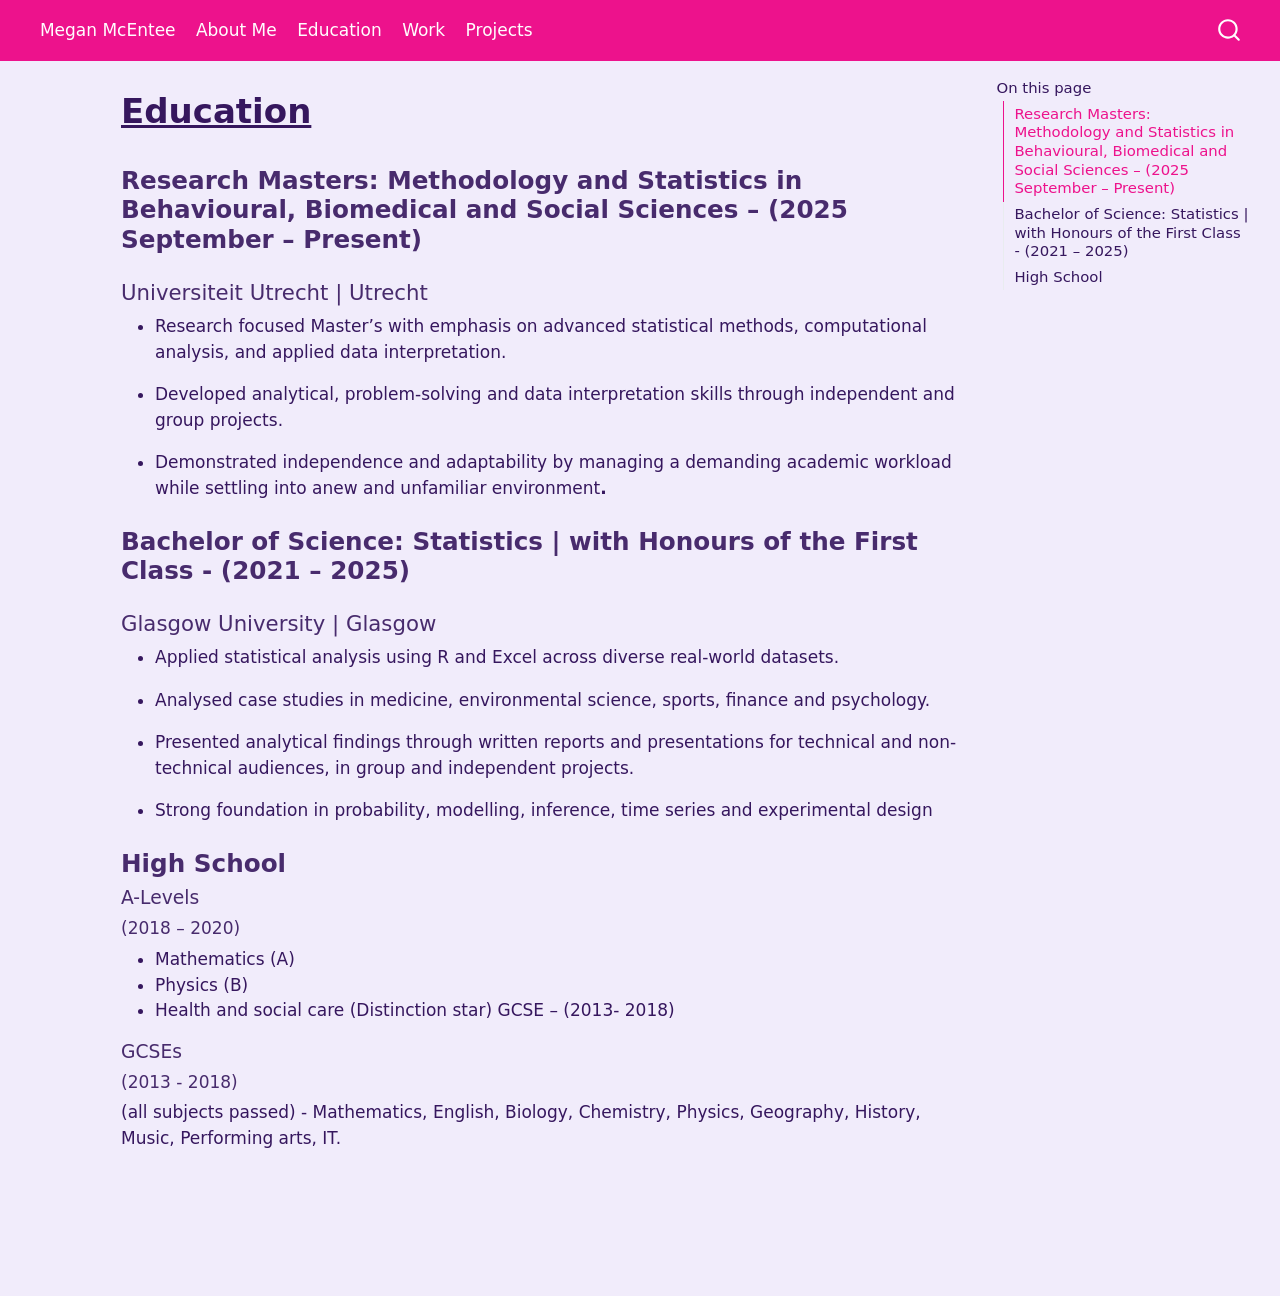
<file: education.html>
<!DOCTYPE html>
<html xmlns="http://www.w3.org/1999/xhtml" lang="en" xml:lang="en"><head>

<meta charset="utf-8">
<meta name="generator" content="quarto-1.11.9">

<meta name="viewport" content="width=device-width, initial-scale=1.0, user-scalable=yes">


<title>Education</title>
<style>
/* Default styles provided by pandoc.
** See https://pandoc.org/MANUAL.html#variables-for-html for config info.
*/
span.smallcaps{font-variant: small-caps;}
div.columns{display: flex; gap: 1.5em;}
div.column{flex: auto;}
@media screen {
div.columns{gap: min(4vw, 1.5em);}
div.column{overflow-x: auto;}
}
div.hanging-indent{margin-left: 1.5em; text-indent: -1.5em;}
ul.task-list{list-style: none;}
ul.task-list li input[type="checkbox"] {
  width: 0.8em;
  margin: 0 0.8em 0.2em -1em; /* quarto-specific, see https://github.com/quarto-dev/quarto-cli/issues/4556 */ 
  vertical-align: middle;
}
</style>


<script src="site_libs/quarto-nav/quarto-nav.js"></script>
<script src="site_libs/quarto-nav/headroom.min.js"></script>
<script src="site_libs/clipboard/clipboard.min.js"></script>
<script src="site_libs/quarto-search/autocomplete.umd.js"></script>
<script src="site_libs/quarto-search/fuse.min.js"></script>
<script src="site_libs/quarto-search/quarto-search.js"></script>
<meta name="quarto:offset" content="./">
<script src="site_libs/quarto-html/quarto.js" type="module"></script>
<script src="site_libs/quarto-html/tabsets/tabsets.js" type="module"></script>
<script src="site_libs/quarto-html/scrollable-regions/scrollable-regions.js" type="module"></script>
<script src="site_libs/quarto-html/popper.min.js"></script>
<script src="site_libs/quarto-html/tippy.umd.min.js"></script>
<script src="site_libs/quarto-html/anchor.min.js"></script>
<link href="site_libs/quarto-html/tippy.css" rel="stylesheet">
<link href="site_libs/quarto-html/quarto-syntax-highlighting-63b5708e65d6cd79cd7618c58d0c21e7.css" rel="stylesheet" class="quarto-color-scheme" id="quarto-text-highlighting-styles">
<link href="site_libs/quarto-html/quarto-syntax-highlighting-dark-447e42e69aaa9833c0ba1b986f430b20.css" rel="stylesheet" class="quarto-color-scheme quarto-color-alternate" id="quarto-text-highlighting-styles">
<link href="site_libs/quarto-html/quarto-syntax-highlighting-63b5708e65d6cd79cd7618c58d0c21e7.css" rel="stylesheet" class="quarto-color-scheme-extra" id="quarto-text-highlighting-styles">
<script src="site_libs/bootstrap/bootstrap.min.js"></script>
<link href="site_libs/bootstrap/bootstrap-icons.css" rel="stylesheet">
<link href="site_libs/bootstrap/bootstrap-98fe5b9d5b6c9cb979ad43f3d0ef5465.min.css" rel="stylesheet" append-hash="true" class="quarto-color-scheme" id="quarto-bootstrap" data-mode="light">
<link href="site_libs/bootstrap/bootstrap-dark-1d361397793e57bc302c93fd90dd2b2e.min.css" rel="stylesheet" append-hash="true" class="quarto-color-scheme quarto-color-alternate" id="quarto-bootstrap" data-mode="light">
<link href="site_libs/bootstrap/bootstrap-98fe5b9d5b6c9cb979ad43f3d0ef5465.min.css" rel="stylesheet" append-hash="true" class="quarto-color-scheme-extra" id="quarto-bootstrap" data-mode="light">
<script id="quarto-search-options" type="application/json">{
  "location": "navbar",
  "copy-button": false,
  "collapse-after": 3,
  "panel-placement": "end",
  "type": "overlay",
  "limit": 50,
  "keyboard-shortcut": [
    "f",
    "/",
    "s"
  ],
  "show-item-context": false,
  "language": {
    "search-no-results-text": "No results",
    "search-matching-documents-text": "matching documents",
    "search-copy-link-title": "Copy link to search",
    "search-hide-matches-text": "Hide additional matches",
    "search-more-match-text": "more match in this document",
    "search-more-matches-text": "more matches in this document",
    "search-clear-button-title": "Clear",
    "search-text-placeholder": "",
    "search-detached-cancel-button-title": "Cancel",
    "search-submit-button-title": "Submit",
    "search-label": "Search"
  }
}</script>


<link rel="stylesheet" href="styles.css">
</head>

<body class="nav-fixed quarto-light"><a id="quarto-skip-link" class="visually-hidden-focusable" href="#quarto-document-content">Skip to main content</a>

<div id="quarto-search-results"></div>
  <header id="quarto-header" class="headroom fixed-top">
    <nav class="navbar navbar-expand-lg " data-bs-theme="dark" aria-label="Site">
      <div class="navbar-container container-fluid">
          <button class="navbar-toggler" type="button" data-bs-toggle="collapse" data-bs-target="#navbarCollapse" aria-controls="navbarCollapse" aria-expanded="false" aria-label="Toggle navigation" onclick="if (window.quartoToggleHeadroom) { window.quartoToggleHeadroom(); }">
  <span class="navbar-toggler-icon"></span>
</button>
          <div class="collapse navbar-collapse" id="navbarCollapse">
            <ul class="navbar-nav navbar-nav-scroll me-auto">
  <li class="nav-item">
    <a class="nav-link" href="./index.html"> 
<span class="menu-text">Megan McEntee</span></a>
  </li>  
  <li class="nav-item">
    <a class="nav-link" href="./about_me.html"> 
<span class="menu-text">About Me</span></a>
  </li>  
  <li class="nav-item">
    <a class="nav-link active" href="./education.html" aria-current="page"> 
<span class="menu-text">Education</span></a>
  </li>  
  <li class="nav-item">
    <a class="nav-link" href="./work.html"> 
<span class="menu-text">Work</span></a>
  </li>  
  <li class="nav-item">
    <a class="nav-link" href="./projects.html"> 
<span class="menu-text">Projects</span></a>
  </li>  
</ul>
          </div> <!-- /navcollapse -->
            <div class="quarto-navbar-tools">
</div>
            <div id="quarto-search" class="" title="Search"></div>
      </div> <!-- /container-fluid -->
    </nav>
</header>
<!-- content -->
<div id="quarto-content" class="quarto-container page-columns page-rows-contents page-layout-article page-navbar">
<!-- sidebar -->
<!-- margin-sidebar -->
    <div id="quarto-margin-sidebar" class="sidebar margin-sidebar">
        <nav id="TOC" role="doc-toc" aria-labelledby="toc-title" class="toc-active">
    <h2 id="toc-title">On this page</h2>
   
  <ul>
  <li><a href="#research-masters-methodology-and-statistics-in-behavioural-biomedical-and-social-sciences-2025-september-present" id="toc-research-masters-methodology-and-statistics-in-behavioural-biomedical-and-social-sciences-2025-september-present" class="nav-link active" data-scroll-target="#research-masters-methodology-and-statistics-in-behavioural-biomedical-and-social-sciences-2025-september-present">Research Masters: Methodology and Statistics in Behavioural, Biomedical and Social Sciences – (2025 September – Present)</a></li>
  <li><a href="#bachelor-of-science-statistics-with-honours-of-the-first-class---2021-2025" id="toc-bachelor-of-science-statistics-with-honours-of-the-first-class---2021-2025" class="nav-link" data-scroll-target="#bachelor-of-science-statistics-with-honours-of-the-first-class---2021-2025">Bachelor of Science: Statistics | with Honours of the First Class - (2021 – 2025)</a></li>
  <li><a href="#high-school" id="toc-high-school" class="nav-link" data-scroll-target="#high-school">High School</a></li>
  </ul>
</nav>
    </div>
<!-- main -->
<main class="content" id="quarto-document-content" tabindex="-1">

<header id="title-block-header" class="quarto-title-block default">
<div class="quarto-title">
<h1 class="title">Education</h1>
</div>



<div class="quarto-title-meta">

    
  
    
  </div>
  


</header>


<section id="research-masters-methodology-and-statistics-in-behavioural-biomedical-and-social-sciences-2025-september-present" class="level3">
<h3 class="anchored" data-anchor-id="research-masters-methodology-and-statistics-in-behavioural-biomedical-and-social-sciences-2025-september-present">Research Masters: Methodology and Statistics in Behavioural, Biomedical and Social Sciences – (2025 September – Present)</h3>
<section id="universiteit-utrecht-utrecht" class="level4">
<h4 class="anchored" data-anchor-id="universiteit-utrecht-utrecht">Universiteit Utrecht | Utrecht</h4>
<ul>
<li><p>Research focused Master’s with emphasis on advanced statistical methods, computational analysis, and applied data interpretation.</p></li>
<li><p>Developed analytical, problem-solving and data interpretation skills through independent and group projects.</p></li>
<li><p>Demonstrated independence and adaptability by managing a demanding academic workload while settling into anew and unfamiliar environment<strong>.</strong></p></li>
</ul>
</section>
</section>
<section id="bachelor-of-science-statistics-with-honours-of-the-first-class---2021-2025" class="level3">
<h3 class="anchored" data-anchor-id="bachelor-of-science-statistics-with-honours-of-the-first-class---2021-2025">Bachelor of Science: Statistics | with Honours of the First Class - (2021 – 2025)</h3>
<section id="glasgow-university-glasgow" class="level4">
<h4 class="anchored" data-anchor-id="glasgow-university-glasgow">Glasgow University | Glasgow</h4>
<ul>
<li><p>Applied statistical analysis using R and Excel across diverse real-world datasets.</p></li>
<li><p>Analysed case studies in medicine, environmental science, sports, finance and psychology.</p></li>
<li><p>Presented analytical findings through written reports and presentations for technical and non-technical audiences, in group and independent projects.</p></li>
<li><p>Strong foundation in probability, modelling, inference, time series and experimental design</p></li>
</ul>
</section>
</section>
<section id="high-school" class="level3">
<h3 class="anchored" data-anchor-id="high-school">High School</h3>
<section id="a-levels" class="level5">
<h5 class="anchored" data-anchor-id="a-levels">A-Levels</h5>
<section id="section" class="level6">
<h6 class="anchored" data-anchor-id="section">(2018 – 2020)</h6>
<ul>
<li>Mathematics (A)</li>
<li>Physics (B)</li>
<li>Health and social care (Distinction star) GCSE – (2013- 2018)</li>
</ul>
</section>
</section>
<section id="gcses" class="level5">
<h5 class="anchored" data-anchor-id="gcses">GCSEs</h5>
<section id="section-1" class="level6">
<h6 class="anchored" data-anchor-id="section-1">(2013 - 2018)</h6>
<p>(all subjects passed) - Mathematics, English, Biology, Chemistry, Physics, Geography, History, Music, Performing arts, IT.</p>


</section>
</section>
</section>

</main> <!-- /main -->
<script id="quarto-html-after-body" type="application/javascript">
  window.document.addEventListener("DOMContentLoaded", function (event) {
    const icon = "";
    const anchorJS = new window.AnchorJS();
    anchorJS.options = {
      placement: 'right',
      icon: icon
    };
    anchorJS.add('.anchored');
    const isCodeAnnotation = (el) => {
      for (const clz of el.classList) {
        if (clz.startsWith('code-annotation-')) {                     
          return true;
        }
      }
      return false;
    }
    const onCopySuccess = function(e) {
      // button target
      const button = e.trigger;
      // don't keep focus
      button.blur();
      // flash "checked"
      button.classList.add('code-copy-button-checked');
      var currentTitle = button.getAttribute("title");
      button.setAttribute("title", "Copied!");
      let tooltip;
      if (window.bootstrap) {
        button.setAttribute("data-bs-toggle", "tooltip");
        button.setAttribute("data-bs-placement", "left");
        button.setAttribute("data-bs-title", "Copied!");
        tooltip = new bootstrap.Tooltip(button, 
          { trigger: "manual", 
            customClass: "code-copy-button-tooltip",
            offset: [0, -8]});
        tooltip.show();    
      }
      setTimeout(function() {
        if (tooltip) {
          tooltip.hide();
          button.removeAttribute("data-bs-title");
          button.removeAttribute("data-bs-toggle");
          button.removeAttribute("data-bs-placement");
        }
        button.setAttribute("title", currentTitle);
        button.classList.remove('code-copy-button-checked');
      }, 1000);
      // clear code selection
      e.clearSelection();
    }
    const getTextToCopy = function(trigger) {
      const outerScaffold = trigger.parentElement.cloneNode(true);
      const codeEl = outerScaffold.querySelector('code');
      for (const childEl of codeEl.children) {
        if (isCodeAnnotation(childEl)) {
          childEl.remove();
        }
      }
      return codeEl.innerText;
    }
    const clipboard = new window.ClipboardJS('.code-copy-button:not([data-in-quarto-modal])', {
      text: getTextToCopy
    });
    clipboard.on('success', onCopySuccess);
    if (window.document.getElementById('quarto-embedded-source-code-modal')) {
      const clipboardModal = new window.ClipboardJS('.code-copy-button[data-in-quarto-modal]', {
        text: getTextToCopy,
        container: window.document.getElementById('quarto-embedded-source-code-modal')
      });
      clipboardModal.on('success', onCopySuccess);
    }
      var localhostRegex = new RegExp(/^(?:http|https):\/\/localhost\:?[0-9]*\//);
      var mailtoRegex = new RegExp(/^mailto:/);
        var filterRegex = new RegExp("https:\/\/meganmc02\.github\.io\/");
      var isInternal = (href) => {
          return filterRegex.test(href) || localhostRegex.test(href) || mailtoRegex.test(href);
      }
      // Inspect non-navigation links and adorn them if external
      window.quartoDecorateExternalLinks = function (root) {
     var links = (root || window.document).querySelectorAll('a[href]:not(.nav-link):not(.navbar-brand):not(.toc-action):not(.sidebar-link):not(.sidebar-item-toggle):not(.pagination-link):not(.no-external):not([aria-hidden]):not(.dropdown-item):not(.quarto-navigation-tool):not(.about-link)');
      for (var i=0; i<links.length; i++) {
        const link = links[i];
        if (!isInternal(link.href)) {
          // undo the damage that might have been done by quarto-nav.js in the case of
          // links that we want to consider external
          if (link.dataset.originalHref !== undefined) {
            link.href = link.dataset.originalHref;
          }
          if (!link.classList.contains('no-external-icon')) {
          }
        }
      }
      };
      window.quartoDecorateExternalLinks(window.document);
    // Esc closes the popup (WCAG 1.4.13) and focus leaving both trigger and
    // popup closes it (WCAG 2.4.11); tippy handles neither for interactive popups.
    const hideOnEscAndFocusOut = {
      name: 'hideOnEscAndFocusOut',
      defaultValue: true,
      fn(instance) {
        const dismiss = () => {
          // A show scheduled by the trigger delay would otherwise reopen it
          instance.clearDelayTimeouts();
          instance.hide();
        };
        const onKeyDown = (event) => {
          if (event.key !== 'Escape') {
            return;
          }
          // Keep Esc from also reaching page handlers (e.g. reveal.js overview),
          // except an open reveal.js slide menu, which Esc should close too.
          // The menu handles keys only when its keyboard option is on.
          const menuHandlesEsc = window.Reveal?.getPlugin?.('menu')?.isOpen() &&
            window.Reveal.getConfig().menu?.keyboard !== false;
          if (!menuHandlesEsc) {
            event.stopPropagation();
          }
          if (instance.popper.contains(window.document.activeElement)) {
            // Disabled while refocusing so the focus trigger does not reopen it
            instance.disable();
            instance.reference.focus();
            instance.enable();
          }
          dismiss();
        };
        const onFocusOut = (event) => {
          const target = event.relatedTarget;
          if (target && !instance.reference.contains(target) &&
              !instance.popper.contains(target)) {
            dismiss();
          }
        };
        // On the trigger too: a click trigger (code-annotations: select) has no
        // blur handling. Attached for the instance's lifetime so leaving the
        // trigger also cancels a show still pending on the trigger delay.
        instance.reference.addEventListener('focusout', onFocusOut);
        return {
          onShow() {
            window.document.addEventListener('keydown', onKeyDown, true);
            instance.popper.addEventListener('focusout', onFocusOut);
          },
          onHide() {
            window.document.removeEventListener('keydown', onKeyDown, true);
            instance.popper.removeEventListener('focusout', onFocusOut);
          },
          onDestroy() {
            instance.reference.removeEventListener('focusout', onFocusOut);
          },
        };
      },
    };
    function tippyHover(el, contentFn, onTriggerFn, onUntriggerFn) {
      const config = {
        allowHTML: true,
        maxWidth: 500,
        delay: 100,
        arrow: false,
        appendTo: function(el) {
            return el.parentElement;
        },
        interactive: true,
        interactiveBorder: 10,
        theme: 'quarto',
        placement: 'bottom-start',
        plugins: [hideOnEscAndFocusOut],
      };
      if (contentFn) {
        config.content = contentFn;
      }
      if (onTriggerFn) {
        config.onTrigger = onTriggerFn;
      }
      if (onUntriggerFn) {
        config.onUntrigger = onUntriggerFn;
      }
      window.tippy(el, config); 
    }
    const noterefs = window.document.querySelectorAll('a[role="doc-noteref"]');
    for (var i=0; i<noterefs.length; i++) {
      const ref = noterefs[i];
      tippyHover(ref, function() {
        // use id or data attribute instead here
        let href = ref.getAttribute('data-footnote-href') || ref.getAttribute('href');
        try { href = new URL(href).hash; } catch {}
        const id = href.replace(/^#\/?/, "");
        const note = window.document.getElementById(id);
        if (note) {
          return note.innerHTML;
        } else {
          return "";
        }
      });
    }
    const xrefs = window.document.querySelectorAll('a.quarto-xref');
    const processXRef = (id, note) => {
      // Strip column container classes
      const stripColumnClz = (el) => {
        el.classList.remove("page-full", "page-columns");
        if (el.children) {
          for (const child of el.children) {
            stripColumnClz(child);
          }
        }
      }
      stripColumnClz(note)
      if (id === null || id.startsWith('sec-')) {
        // Special case sections, only their first couple elements
        const container = document.createElement("div");
        if (note.children && note.children.length > 2) {
          container.appendChild(note.children[0].cloneNode(true));
          for (let i = 1; i < note.children.length; i++) {
            const child = note.children[i];
            if (child.tagName === "P" && child.innerText === "") {
              continue;
            } else {
              container.appendChild(child.cloneNode(true));
              break;
            }
          }
          if (window.Quarto?.typesetMath) {
            window.Quarto.typesetMath(container);
          }
          return container.innerHTML
        } else {
          if (window.Quarto?.typesetMath) {
            window.Quarto.typesetMath(note);
          }
          return note.innerHTML;
        }
      } else {
        // Remove any anchor links if they are present
        const anchorLink = note.querySelector('a.anchorjs-link');
        if (anchorLink) {
          anchorLink.remove();
        }
        if (window.Quarto?.typesetMath) {
          window.Quarto.typesetMath(note);
        }
        if (note.classList.contains("callout")) {
          return note.outerHTML;
        } else {
          return note.innerHTML;
        }
      }
    }
    for (var i=0; i<xrefs.length; i++) {
      const xref = xrefs[i];
      tippyHover(xref, undefined, function(instance) {
        instance.disable();
        let url = xref.getAttribute('href');
        let hash = undefined; 
        if (url.startsWith('#')) {
          hash = url;
        } else {
          try { hash = new URL(url).hash; } catch {}
        }
        if (hash) {
          const id = hash.replace(/^#\/?/, "");
          const note = window.document.getElementById(id);
          if (note !== null) {
            try {
              const html = processXRef(id, note.cloneNode(true));
              instance.setContent(html);
            } finally {
              instance.enable();
              instance.show();
            }
          } else {
            // See if we can fetch this
            fetch(url.split('#')[0])
            .then(res => res.text())
            .then(html => {
              const parser = new DOMParser();
              const htmlDoc = parser.parseFromString(html, "text/html");
              const note = htmlDoc.getElementById(id);
              if (note !== null) {
                const html = processXRef(id, note);
                instance.setContent(html);
              } 
            }).finally(() => {
              instance.enable();
              instance.show();
            });
          }
        } else {
          // See if we can fetch a full url (with no hash to target)
          // This is a special case and we should probably do some content thinning / targeting
          fetch(url)
          .then(res => res.text())
          .then(html => {
            const parser = new DOMParser();
            const htmlDoc = parser.parseFromString(html, "text/html");
            const note = htmlDoc.querySelector('main.content');
            if (note !== null) {
              // This should only happen for chapter cross references
              // (since there is no id in the URL)
              // remove the first header
              if (note.children.length > 0 && note.children[0].tagName === "HEADER") {
                note.children[0].remove();
              }
              const html = processXRef(null, note);
              instance.setContent(html);
            } 
          }).finally(() => {
            instance.enable();
            instance.show();
          });
        }
      }, function(instance) {
      });
    }
        let selectedAnnoteEl;
        const selectorForAnnotation = ( cell, annotation) => {
          let cellAttr = 'data-code-cell="' + cell + '"';
          let lineAttr = 'data-code-annotation="' +  annotation + '"';
          const selector = 'span[' + cellAttr + '][' + lineAttr + ']';
          return selector;
        }
        const selectCodeLines = (annoteEl) => {
          const doc = window.document;
          const targetCell = annoteEl.getAttribute("data-target-cell");
          const targetAnnotation = annoteEl.getAttribute("data-target-annotation");
          const annoteSpan = window.document.querySelector(selectorForAnnotation(targetCell, targetAnnotation));
          const lines = annoteSpan.getAttribute("data-code-lines").split(",");
          const lineIds = lines.map((line) => {
            return targetCell + "-" + line;
          })
          // Each band is positioned against its own containing block, which is
          // not the offsetParent of the lines, so place it from client rects.
          const placeBand = (band, firstEl, lastEl, codeBlock) => {
            const container = band.offsetParent;
            if (container === null) {
              return;
            }
            const containerRect = container.getBoundingClientRect();
            // Reveal.js scales slides with a transform, so convert client
            // pixels back to the CSS pixels of the container.
            const scale = containerRect.height / container.offsetHeight || 1;
            const firstRect = firstEl.getBoundingClientRect();
            const lastRect = lastEl.getBoundingClientRect();
            const top = (firstRect.top - containerRect.top) / scale - container.clientTop + container.scrollTop;
            const height = (lastRect.bottom - firstRect.top) / scale;
            band.style.top = top - 2 + "px";
            band.style.height = height + 4 + "px";
            if (codeBlock) {
              // Without the copy button wrapper, the containing block is wider
              // than the code block, so span the code block explicitly.
              const blockRect = codeBlock.getBoundingClientRect();
              band.style.left = (blockRect.left - containerRect.left) / scale - container.clientLeft + container.scrollLeft + "px";
              band.style.width = blockRect.width / scale + "px";
            }
          };
          if (lineIds.length > 0) {
            const el = window.document.getElementById(lineIds[0]);
            const lastEl = window.document.getElementById(lineIds[lineIds.length - 1]);
            const parent = el.parentElement.parentElement;
            // cook up a div (if necessary) and position it
            let div = window.document.getElementById("code-annotation-line-highlight");
            if (div === null) {
              div = window.document.createElement("div");
              div.setAttribute("id", "code-annotation-line-highlight");
              div.style.position = 'absolute';
              parent.appendChild(div);
            }
            placeBand(div, el, lastEl, parent.closest("div.sourceCode") || parent);
            let gutterDiv = window.document.getElementById("code-annotation-line-highlight-gutter");
            if (gutterDiv === null) {
              gutterDiv = window.document.createElement("div");
              gutterDiv.setAttribute("id", "code-annotation-line-highlight-gutter");
              gutterDiv.style.position = 'absolute';
              const codeCell = window.document.getElementById(targetCell);
              const gutter = codeCell.querySelector('.code-annotation-gutter');
              gutter.appendChild(gutterDiv);
            }
            placeBand(gutterDiv, el, lastEl);
            selectedAnnoteEl = annoteEl;
          }
        };
        const unselectCodeLines = () => {
          const elementsIds = ["code-annotation-line-highlight", "code-annotation-line-highlight-gutter"];
          elementsIds.forEach((elId) => {
            const div = window.document.getElementById(elId);
            if (div) {
              div.remove();
            }
          });
          selectedAnnoteEl = undefined;
        };
          // Handle positioning of the toggle
      window.addEventListener(
        "resize",
        throttle(() => {
          elRect = undefined;
          if (selectedAnnoteEl) {
            selectCodeLines(selectedAnnoteEl);
          }
        }, 10)
      );
      function throttle(fn, ms) {
      let throttle = false;
      let timer;
        return (...args) => {
          if(!throttle) { // first call gets through
              fn.apply(this, args);
              throttle = true;
          } else { // all the others get throttled
              if(timer) clearTimeout(timer); // cancel #2
              timer = setTimeout(() => {
                fn.apply(this, args);
                timer = throttle = false;
              }, ms);
          }
        };
      }
        // Attach click handler to the DT
        const annoteDls = window.document.querySelectorAll('dt[data-target-cell]');
        for (const annoteDlNode of annoteDls) {
          annoteDlNode.addEventListener('click', (event) => {
            const clickedEl = event.target;
            if (clickedEl !== selectedAnnoteEl) {
              unselectCodeLines();
              const activeEl = window.document.querySelector('dt[data-target-cell].code-annotation-active');
              if (activeEl) {
                activeEl.classList.remove('code-annotation-active');
              }
              selectCodeLines(clickedEl);
              clickedEl.classList.add('code-annotation-active');
            } else {
              // Unselect the line
              unselectCodeLines();
              clickedEl.classList.remove('code-annotation-active');
            }
          });
        }
    const findCites = (el) => {
      const parentEl = el.parentElement;
      if (parentEl) {
        const cites = parentEl.dataset.cites;
        if (cites) {
          return {
            el,
            cites: cites.split(' ')
          };
        } else {
          return findCites(el.parentElement)
        }
      } else {
        return undefined;
      }
    };
    var bibliorefs = window.document.querySelectorAll('a[role="doc-biblioref"]');
    for (var i=0; i<bibliorefs.length; i++) {
      const ref = bibliorefs[i];
      const citeInfo = findCites(ref);
      if (citeInfo) {
        tippyHover(citeInfo.el, function() {
          var popup = window.document.createElement('div');
          citeInfo.cites.forEach(function(cite) {
            var citeDiv = window.document.createElement('div');
            citeDiv.classList.add('hanging-indent');
            citeDiv.classList.add('csl-entry');
            var biblioDiv = window.document.getElementById('ref-' + cite);
            if (biblioDiv) {
              citeDiv.innerHTML = biblioDiv.innerHTML;
            }
            popup.appendChild(citeDiv);
          });
          return popup.innerHTML;
        });
      }
    }
  });
  </script>
  <script type="application/javascript">
  window.quartoScrollableRegionsLabels = {"code":"Scrollable code","output":"Scrollable output"};
  </script>
</div> <!-- /content -->




</body></html>
</file>
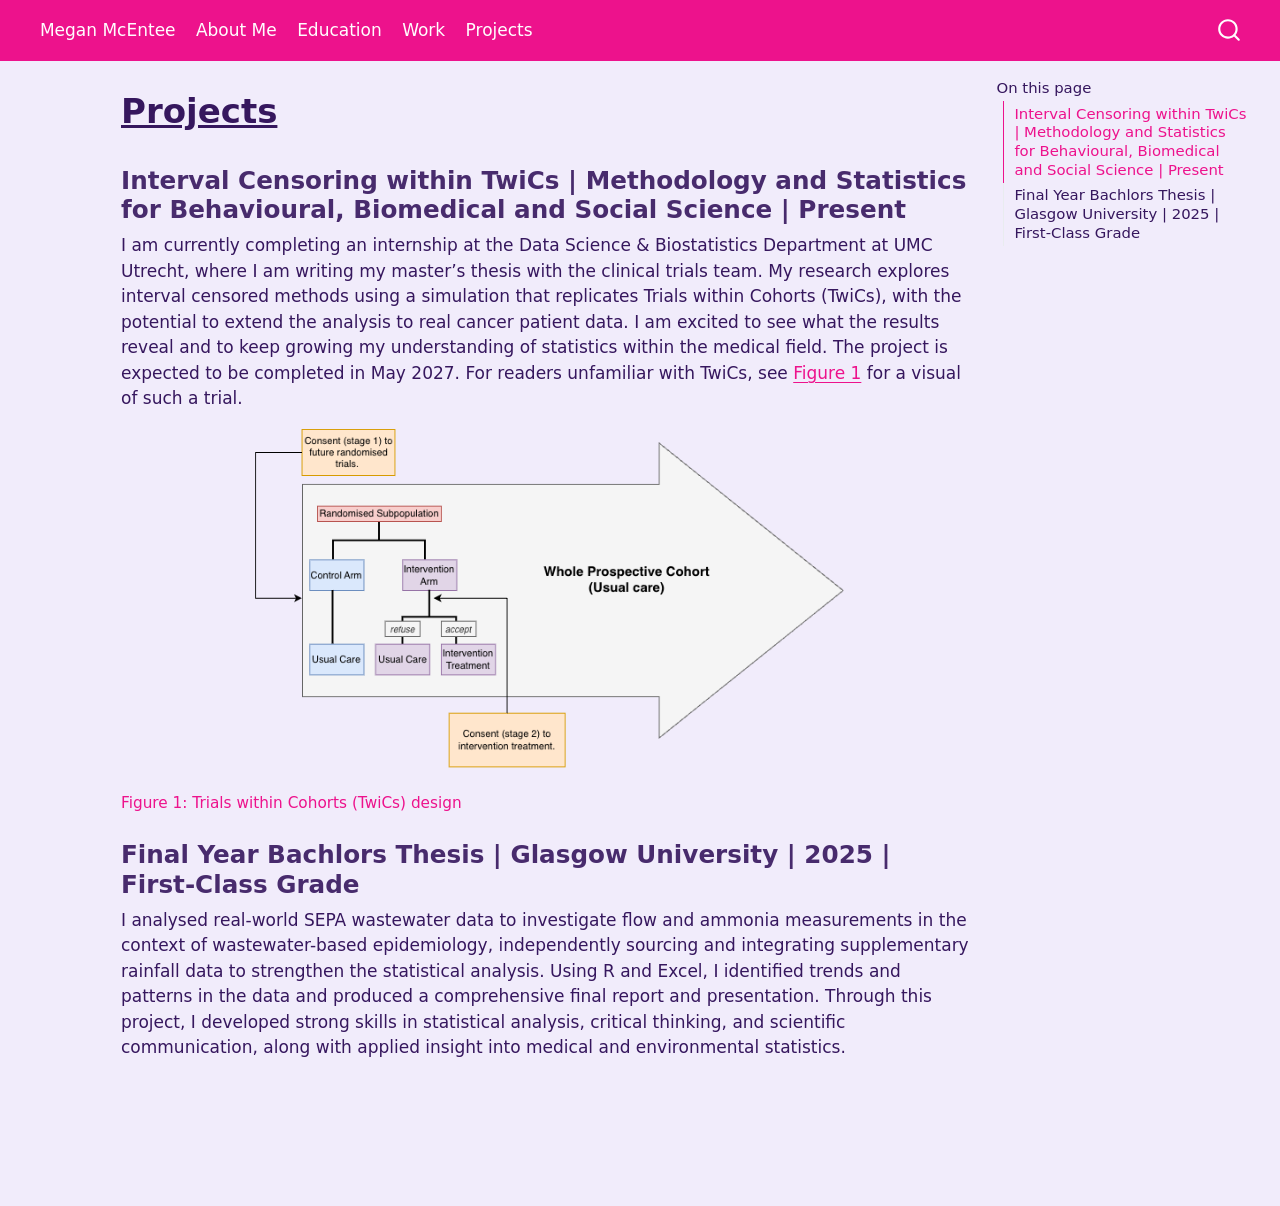
<file: projects.html>
<!DOCTYPE html>
<html xmlns="http://www.w3.org/1999/xhtml" lang="en" xml:lang="en"><head>

<meta charset="utf-8">
<meta name="generator" content="quarto-1.11.9">

<meta name="viewport" content="width=device-width, initial-scale=1.0, user-scalable=yes">


<title>Projects</title>
<style>
/* Default styles provided by pandoc.
** See https://pandoc.org/MANUAL.html#variables-for-html for config info.
*/
span.smallcaps{font-variant: small-caps;}
div.columns{display: flex; gap: 1.5em;}
div.column{flex: auto;}
@media screen {
div.columns{gap: min(4vw, 1.5em);}
div.column{overflow-x: auto;}
}
div.hanging-indent{margin-left: 1.5em; text-indent: -1.5em;}
ul.task-list{list-style: none;}
ul.task-list li input[type="checkbox"] {
  width: 0.8em;
  margin: 0 0.8em 0.2em -1em; /* quarto-specific, see https://github.com/quarto-dev/quarto-cli/issues/4556 */ 
  vertical-align: middle;
}
</style>


<script src="site_libs/quarto-nav/quarto-nav.js"></script>
<script src="site_libs/quarto-nav/headroom.min.js"></script>
<script src="site_libs/clipboard/clipboard.min.js"></script>
<script src="site_libs/quarto-search/autocomplete.umd.js"></script>
<script src="site_libs/quarto-search/fuse.min.js"></script>
<script src="site_libs/quarto-search/quarto-search.js"></script>
<meta name="quarto:offset" content="./">
<script src="site_libs/quarto-html/quarto.js" type="module"></script>
<script src="site_libs/quarto-html/tabsets/tabsets.js" type="module"></script>
<script src="site_libs/quarto-html/scrollable-regions/scrollable-regions.js" type="module"></script>
<script src="site_libs/quarto-html/popper.min.js"></script>
<script src="site_libs/quarto-html/tippy.umd.min.js"></script>
<script src="site_libs/quarto-html/anchor.min.js"></script>
<link href="site_libs/quarto-html/tippy.css" rel="stylesheet">
<link href="site_libs/quarto-html/quarto-syntax-highlighting-63b5708e65d6cd79cd7618c58d0c21e7.css" rel="stylesheet" class="quarto-color-scheme" id="quarto-text-highlighting-styles">
<link href="site_libs/quarto-html/quarto-syntax-highlighting-dark-447e42e69aaa9833c0ba1b986f430b20.css" rel="stylesheet" class="quarto-color-scheme quarto-color-alternate" id="quarto-text-highlighting-styles">
<link href="site_libs/quarto-html/quarto-syntax-highlighting-63b5708e65d6cd79cd7618c58d0c21e7.css" rel="stylesheet" class="quarto-color-scheme-extra" id="quarto-text-highlighting-styles">
<script src="site_libs/bootstrap/bootstrap.min.js"></script>
<link href="site_libs/bootstrap/bootstrap-icons.css" rel="stylesheet">
<link href="site_libs/bootstrap/bootstrap-98fe5b9d5b6c9cb979ad43f3d0ef5465.min.css" rel="stylesheet" append-hash="true" class="quarto-color-scheme" id="quarto-bootstrap" data-mode="light">
<link href="site_libs/bootstrap/bootstrap-dark-1d361397793e57bc302c93fd90dd2b2e.min.css" rel="stylesheet" append-hash="true" class="quarto-color-scheme quarto-color-alternate" id="quarto-bootstrap" data-mode="light">
<link href="site_libs/bootstrap/bootstrap-98fe5b9d5b6c9cb979ad43f3d0ef5465.min.css" rel="stylesheet" append-hash="true" class="quarto-color-scheme-extra" id="quarto-bootstrap" data-mode="light">
<script id="quarto-search-options" type="application/json">{
  "location": "navbar",
  "copy-button": false,
  "collapse-after": 3,
  "panel-placement": "end",
  "type": "overlay",
  "limit": 50,
  "keyboard-shortcut": [
    "f",
    "/",
    "s"
  ],
  "show-item-context": false,
  "language": {
    "search-no-results-text": "No results",
    "search-matching-documents-text": "matching documents",
    "search-copy-link-title": "Copy link to search",
    "search-hide-matches-text": "Hide additional matches",
    "search-more-match-text": "more match in this document",
    "search-more-matches-text": "more matches in this document",
    "search-clear-button-title": "Clear",
    "search-text-placeholder": "",
    "search-detached-cancel-button-title": "Cancel",
    "search-submit-button-title": "Submit",
    "search-label": "Search"
  }
}</script>


<link rel="stylesheet" href="styles.css">
</head>

<body class="nav-fixed quarto-light"><a id="quarto-skip-link" class="visually-hidden-focusable" href="#quarto-document-content">Skip to main content</a>

<div id="quarto-search-results"></div>
  <header id="quarto-header" class="headroom fixed-top">
    <nav class="navbar navbar-expand-lg " data-bs-theme="dark" aria-label="Site">
      <div class="navbar-container container-fluid">
          <button class="navbar-toggler" type="button" data-bs-toggle="collapse" data-bs-target="#navbarCollapse" aria-controls="navbarCollapse" aria-expanded="false" aria-label="Toggle navigation" onclick="if (window.quartoToggleHeadroom) { window.quartoToggleHeadroom(); }">
  <span class="navbar-toggler-icon"></span>
</button>
          <div class="collapse navbar-collapse" id="navbarCollapse">
            <ul class="navbar-nav navbar-nav-scroll me-auto">
  <li class="nav-item">
    <a class="nav-link" href="./index.html"> 
<span class="menu-text">Megan McEntee</span></a>
  </li>  
  <li class="nav-item">
    <a class="nav-link" href="./about_me.html"> 
<span class="menu-text">About Me</span></a>
  </li>  
  <li class="nav-item">
    <a class="nav-link" href="./education.html"> 
<span class="menu-text">Education</span></a>
  </li>  
  <li class="nav-item">
    <a class="nav-link" href="./work.html"> 
<span class="menu-text">Work</span></a>
  </li>  
  <li class="nav-item">
    <a class="nav-link active" href="./projects.html" aria-current="page"> 
<span class="menu-text">Projects</span></a>
  </li>  
</ul>
          </div> <!-- /navcollapse -->
            <div class="quarto-navbar-tools">
</div>
            <div id="quarto-search" class="" title="Search"></div>
      </div> <!-- /container-fluid -->
    </nav>
</header>
<!-- content -->
<div id="quarto-content" class="quarto-container page-columns page-rows-contents page-layout-article page-navbar">
<!-- sidebar -->
<!-- margin-sidebar -->
    <div id="quarto-margin-sidebar" class="sidebar margin-sidebar">
        <nav id="TOC" role="doc-toc" aria-labelledby="toc-title" class="toc-active">
    <h2 id="toc-title">On this page</h2>
   
  <ul>
  <li><a href="#interval-censoring-within-twics-methodology-and-statistics-for-behavioural-biomedical-and-social-science-present" id="toc-interval-censoring-within-twics-methodology-and-statistics-for-behavioural-biomedical-and-social-science-present" class="nav-link active" data-scroll-target="#interval-censoring-within-twics-methodology-and-statistics-for-behavioural-biomedical-and-social-science-present">Interval Censoring within TwiCs | Methodology and Statistics for Behavioural, Biomedical and Social Science | Present</a></li>
  <li><a href="#final-year-bachlors-thesis-glasgow-university-2025-first-class-grade" id="toc-final-year-bachlors-thesis-glasgow-university-2025-first-class-grade" class="nav-link" data-scroll-target="#final-year-bachlors-thesis-glasgow-university-2025-first-class-grade">Final Year Bachlors Thesis | Glasgow University | 2025 | First-Class Grade</a></li>
  </ul>
</nav>
    </div>
<!-- main -->
<main class="content" id="quarto-document-content" tabindex="-1">

<header id="title-block-header" class="quarto-title-block default">
<div class="quarto-title">
<h1 class="title">Projects</h1>
</div>



<div class="quarto-title-meta">

    
  
    
  </div>
  


</header>


<section id="interval-censoring-within-twics-methodology-and-statistics-for-behavioural-biomedical-and-social-science-present" class="level3">
<h3 class="anchored" data-anchor-id="interval-censoring-within-twics-methodology-and-statistics-for-behavioural-biomedical-and-social-science-present">Interval Censoring within TwiCs | Methodology and Statistics for Behavioural, Biomedical and Social Science | Present</h3>
<p>I am currently completing an internship at the Data Science &amp; Biostatistics Department at UMC Utrecht, where I am writing my master’s thesis with the clinical trials team. My research explores interval censored methods using a simulation that replicates Trials within Cohorts (TwiCs), with the potential to extend the analysis to real cancer patient data. I am excited to see what the results reveal and to keep growing my understanding of statistics within the medical field. The project is expected to be completed in May 2027. For readers unfamiliar with TwiCs, see <a href="#fig-Twics" class="quarto-xref">Figure&nbsp;1</a> for a visual of such a trial.</p>

<div id="fig-Twics" class="quarto-float quarto-figure quarto-figure-center anchored" data-fig-align="center" data-fig-pos="H">
<figure class="quarto-float quarto-float-fig figure">
<div aria-describedby="fig-Twics-caption-0ceaefa1-69ba-4598-a22c-09a6ac19f8ca">
<img src="Twics5_copy.png" class="img-fluid quarto-figure quarto-figure-center figure-img" style="width:70.0%" data-fig-pos="H">
</div>
<figcaption class="quarto-float-caption-bottom quarto-float-caption quarto-float-fig" id="fig-Twics-caption-0ceaefa1-69ba-4598-a22c-09a6ac19f8ca">
Figure&nbsp;1: Trials within Cohorts (TwiCs) design
</figcaption>
</figure>
</div>

</section>
<section id="final-year-bachlors-thesis-glasgow-university-2025-first-class-grade" class="level3">
<h3 class="anchored" data-anchor-id="final-year-bachlors-thesis-glasgow-university-2025-first-class-grade">Final Year Bachlors Thesis | Glasgow University | 2025 | First-Class Grade</h3>
<p>I analysed real-world SEPA wastewater data to investigate flow and ammonia measurements in the context of wastewater-based epidemiology, independently sourcing and integrating supplementary rainfall data to strengthen the statistical analysis. Using R and Excel, I identified trends and patterns in the data and produced a comprehensive final report and presentation. Through this project, I developed strong skills in statistical analysis, critical thinking, and scientific communication, along with applied insight into medical and environmental statistics.</p>


</section>

</main> <!-- /main -->
<script id="quarto-html-after-body" type="application/javascript">
  window.document.addEventListener("DOMContentLoaded", function (event) {
    const icon = "";
    const anchorJS = new window.AnchorJS();
    anchorJS.options = {
      placement: 'right',
      icon: icon
    };
    anchorJS.add('.anchored');
    const isCodeAnnotation = (el) => {
      for (const clz of el.classList) {
        if (clz.startsWith('code-annotation-')) {                     
          return true;
        }
      }
      return false;
    }
    const onCopySuccess = function(e) {
      // button target
      const button = e.trigger;
      // don't keep focus
      button.blur();
      // flash "checked"
      button.classList.add('code-copy-button-checked');
      var currentTitle = button.getAttribute("title");
      button.setAttribute("title", "Copied!");
      let tooltip;
      if (window.bootstrap) {
        button.setAttribute("data-bs-toggle", "tooltip");
        button.setAttribute("data-bs-placement", "left");
        button.setAttribute("data-bs-title", "Copied!");
        tooltip = new bootstrap.Tooltip(button, 
          { trigger: "manual", 
            customClass: "code-copy-button-tooltip",
            offset: [0, -8]});
        tooltip.show();    
      }
      setTimeout(function() {
        if (tooltip) {
          tooltip.hide();
          button.removeAttribute("data-bs-title");
          button.removeAttribute("data-bs-toggle");
          button.removeAttribute("data-bs-placement");
        }
        button.setAttribute("title", currentTitle);
        button.classList.remove('code-copy-button-checked');
      }, 1000);
      // clear code selection
      e.clearSelection();
    }
    const getTextToCopy = function(trigger) {
      const outerScaffold = trigger.parentElement.cloneNode(true);
      const codeEl = outerScaffold.querySelector('code');
      for (const childEl of codeEl.children) {
        if (isCodeAnnotation(childEl)) {
          childEl.remove();
        }
      }
      return codeEl.innerText;
    }
    const clipboard = new window.ClipboardJS('.code-copy-button:not([data-in-quarto-modal])', {
      text: getTextToCopy
    });
    clipboard.on('success', onCopySuccess);
    if (window.document.getElementById('quarto-embedded-source-code-modal')) {
      const clipboardModal = new window.ClipboardJS('.code-copy-button[data-in-quarto-modal]', {
        text: getTextToCopy,
        container: window.document.getElementById('quarto-embedded-source-code-modal')
      });
      clipboardModal.on('success', onCopySuccess);
    }
      var localhostRegex = new RegExp(/^(?:http|https):\/\/localhost\:?[0-9]*\//);
      var mailtoRegex = new RegExp(/^mailto:/);
        var filterRegex = new RegExp("https:\/\/meganmc02\.github\.io\/");
      var isInternal = (href) => {
          return filterRegex.test(href) || localhostRegex.test(href) || mailtoRegex.test(href);
      }
      // Inspect non-navigation links and adorn them if external
      window.quartoDecorateExternalLinks = function (root) {
     var links = (root || window.document).querySelectorAll('a[href]:not(.nav-link):not(.navbar-brand):not(.toc-action):not(.sidebar-link):not(.sidebar-item-toggle):not(.pagination-link):not(.no-external):not([aria-hidden]):not(.dropdown-item):not(.quarto-navigation-tool):not(.about-link)');
      for (var i=0; i<links.length; i++) {
        const link = links[i];
        if (!isInternal(link.href)) {
          // undo the damage that might have been done by quarto-nav.js in the case of
          // links that we want to consider external
          if (link.dataset.originalHref !== undefined) {
            link.href = link.dataset.originalHref;
          }
          if (!link.classList.contains('no-external-icon')) {
          }
        }
      }
      };
      window.quartoDecorateExternalLinks(window.document);
    // Esc closes the popup (WCAG 1.4.13) and focus leaving both trigger and
    // popup closes it (WCAG 2.4.11); tippy handles neither for interactive popups.
    const hideOnEscAndFocusOut = {
      name: 'hideOnEscAndFocusOut',
      defaultValue: true,
      fn(instance) {
        const dismiss = () => {
          // A show scheduled by the trigger delay would otherwise reopen it
          instance.clearDelayTimeouts();
          instance.hide();
        };
        const onKeyDown = (event) => {
          if (event.key !== 'Escape') {
            return;
          }
          // Keep Esc from also reaching page handlers (e.g. reveal.js overview),
          // except an open reveal.js slide menu, which Esc should close too.
          // The menu handles keys only when its keyboard option is on.
          const menuHandlesEsc = window.Reveal?.getPlugin?.('menu')?.isOpen() &&
            window.Reveal.getConfig().menu?.keyboard !== false;
          if (!menuHandlesEsc) {
            event.stopPropagation();
          }
          if (instance.popper.contains(window.document.activeElement)) {
            // Disabled while refocusing so the focus trigger does not reopen it
            instance.disable();
            instance.reference.focus();
            instance.enable();
          }
          dismiss();
        };
        const onFocusOut = (event) => {
          const target = event.relatedTarget;
          if (target && !instance.reference.contains(target) &&
              !instance.popper.contains(target)) {
            dismiss();
          }
        };
        // On the trigger too: a click trigger (code-annotations: select) has no
        // blur handling. Attached for the instance's lifetime so leaving the
        // trigger also cancels a show still pending on the trigger delay.
        instance.reference.addEventListener('focusout', onFocusOut);
        return {
          onShow() {
            window.document.addEventListener('keydown', onKeyDown, true);
            instance.popper.addEventListener('focusout', onFocusOut);
          },
          onHide() {
            window.document.removeEventListener('keydown', onKeyDown, true);
            instance.popper.removeEventListener('focusout', onFocusOut);
          },
          onDestroy() {
            instance.reference.removeEventListener('focusout', onFocusOut);
          },
        };
      },
    };
    function tippyHover(el, contentFn, onTriggerFn, onUntriggerFn) {
      const config = {
        allowHTML: true,
        maxWidth: 500,
        delay: 100,
        arrow: false,
        appendTo: function(el) {
            return el.parentElement;
        },
        interactive: true,
        interactiveBorder: 10,
        theme: 'quarto',
        placement: 'bottom-start',
        plugins: [hideOnEscAndFocusOut],
      };
      if (contentFn) {
        config.content = contentFn;
      }
      if (onTriggerFn) {
        config.onTrigger = onTriggerFn;
      }
      if (onUntriggerFn) {
        config.onUntrigger = onUntriggerFn;
      }
      window.tippy(el, config); 
    }
    const noterefs = window.document.querySelectorAll('a[role="doc-noteref"]');
    for (var i=0; i<noterefs.length; i++) {
      const ref = noterefs[i];
      tippyHover(ref, function() {
        // use id or data attribute instead here
        let href = ref.getAttribute('data-footnote-href') || ref.getAttribute('href');
        try { href = new URL(href).hash; } catch {}
        const id = href.replace(/^#\/?/, "");
        const note = window.document.getElementById(id);
        if (note) {
          return note.innerHTML;
        } else {
          return "";
        }
      });
    }
    const xrefs = window.document.querySelectorAll('a.quarto-xref');
    const processXRef = (id, note) => {
      // Strip column container classes
      const stripColumnClz = (el) => {
        el.classList.remove("page-full", "page-columns");
        if (el.children) {
          for (const child of el.children) {
            stripColumnClz(child);
          }
        }
      }
      stripColumnClz(note)
      if (id === null || id.startsWith('sec-')) {
        // Special case sections, only their first couple elements
        const container = document.createElement("div");
        if (note.children && note.children.length > 2) {
          container.appendChild(note.children[0].cloneNode(true));
          for (let i = 1; i < note.children.length; i++) {
            const child = note.children[i];
            if (child.tagName === "P" && child.innerText === "") {
              continue;
            } else {
              container.appendChild(child.cloneNode(true));
              break;
            }
          }
          if (window.Quarto?.typesetMath) {
            window.Quarto.typesetMath(container);
          }
          return container.innerHTML
        } else {
          if (window.Quarto?.typesetMath) {
            window.Quarto.typesetMath(note);
          }
          return note.innerHTML;
        }
      } else {
        // Remove any anchor links if they are present
        const anchorLink = note.querySelector('a.anchorjs-link');
        if (anchorLink) {
          anchorLink.remove();
        }
        if (window.Quarto?.typesetMath) {
          window.Quarto.typesetMath(note);
        }
        if (note.classList.contains("callout")) {
          return note.outerHTML;
        } else {
          return note.innerHTML;
        }
      }
    }
    for (var i=0; i<xrefs.length; i++) {
      const xref = xrefs[i];
      tippyHover(xref, undefined, function(instance) {
        instance.disable();
        let url = xref.getAttribute('href');
        let hash = undefined; 
        if (url.startsWith('#')) {
          hash = url;
        } else {
          try { hash = new URL(url).hash; } catch {}
        }
        if (hash) {
          const id = hash.replace(/^#\/?/, "");
          const note = window.document.getElementById(id);
          if (note !== null) {
            try {
              const html = processXRef(id, note.cloneNode(true));
              instance.setContent(html);
            } finally {
              instance.enable();
              instance.show();
            }
          } else {
            // See if we can fetch this
            fetch(url.split('#')[0])
            .then(res => res.text())
            .then(html => {
              const parser = new DOMParser();
              const htmlDoc = parser.parseFromString(html, "text/html");
              const note = htmlDoc.getElementById(id);
              if (note !== null) {
                const html = processXRef(id, note);
                instance.setContent(html);
              } 
            }).finally(() => {
              instance.enable();
              instance.show();
            });
          }
        } else {
          // See if we can fetch a full url (with no hash to target)
          // This is a special case and we should probably do some content thinning / targeting
          fetch(url)
          .then(res => res.text())
          .then(html => {
            const parser = new DOMParser();
            const htmlDoc = parser.parseFromString(html, "text/html");
            const note = htmlDoc.querySelector('main.content');
            if (note !== null) {
              // This should only happen for chapter cross references
              // (since there is no id in the URL)
              // remove the first header
              if (note.children.length > 0 && note.children[0].tagName === "HEADER") {
                note.children[0].remove();
              }
              const html = processXRef(null, note);
              instance.setContent(html);
            } 
          }).finally(() => {
            instance.enable();
            instance.show();
          });
        }
      }, function(instance) {
      });
    }
        let selectedAnnoteEl;
        const selectorForAnnotation = ( cell, annotation) => {
          let cellAttr = 'data-code-cell="' + cell + '"';
          let lineAttr = 'data-code-annotation="' +  annotation + '"';
          const selector = 'span[' + cellAttr + '][' + lineAttr + ']';
          return selector;
        }
        const selectCodeLines = (annoteEl) => {
          const doc = window.document;
          const targetCell = annoteEl.getAttribute("data-target-cell");
          const targetAnnotation = annoteEl.getAttribute("data-target-annotation");
          const annoteSpan = window.document.querySelector(selectorForAnnotation(targetCell, targetAnnotation));
          const lines = annoteSpan.getAttribute("data-code-lines").split(",");
          const lineIds = lines.map((line) => {
            return targetCell + "-" + line;
          })
          // Each band is positioned against its own containing block, which is
          // not the offsetParent of the lines, so place it from client rects.
          const placeBand = (band, firstEl, lastEl, codeBlock) => {
            const container = band.offsetParent;
            if (container === null) {
              return;
            }
            const containerRect = container.getBoundingClientRect();
            // Reveal.js scales slides with a transform, so convert client
            // pixels back to the CSS pixels of the container.
            const scale = containerRect.height / container.offsetHeight || 1;
            const firstRect = firstEl.getBoundingClientRect();
            const lastRect = lastEl.getBoundingClientRect();
            const top = (firstRect.top - containerRect.top) / scale - container.clientTop + container.scrollTop;
            const height = (lastRect.bottom - firstRect.top) / scale;
            band.style.top = top - 2 + "px";
            band.style.height = height + 4 + "px";
            if (codeBlock) {
              // Without the copy button wrapper, the containing block is wider
              // than the code block, so span the code block explicitly.
              const blockRect = codeBlock.getBoundingClientRect();
              band.style.left = (blockRect.left - containerRect.left) / scale - container.clientLeft + container.scrollLeft + "px";
              band.style.width = blockRect.width / scale + "px";
            }
          };
          if (lineIds.length > 0) {
            const el = window.document.getElementById(lineIds[0]);
            const lastEl = window.document.getElementById(lineIds[lineIds.length - 1]);
            const parent = el.parentElement.parentElement;
            // cook up a div (if necessary) and position it
            let div = window.document.getElementById("code-annotation-line-highlight");
            if (div === null) {
              div = window.document.createElement("div");
              div.setAttribute("id", "code-annotation-line-highlight");
              div.style.position = 'absolute';
              parent.appendChild(div);
            }
            placeBand(div, el, lastEl, parent.closest("div.sourceCode") || parent);
            let gutterDiv = window.document.getElementById("code-annotation-line-highlight-gutter");
            if (gutterDiv === null) {
              gutterDiv = window.document.createElement("div");
              gutterDiv.setAttribute("id", "code-annotation-line-highlight-gutter");
              gutterDiv.style.position = 'absolute';
              const codeCell = window.document.getElementById(targetCell);
              const gutter = codeCell.querySelector('.code-annotation-gutter');
              gutter.appendChild(gutterDiv);
            }
            placeBand(gutterDiv, el, lastEl);
            selectedAnnoteEl = annoteEl;
          }
        };
        const unselectCodeLines = () => {
          const elementsIds = ["code-annotation-line-highlight", "code-annotation-line-highlight-gutter"];
          elementsIds.forEach((elId) => {
            const div = window.document.getElementById(elId);
            if (div) {
              div.remove();
            }
          });
          selectedAnnoteEl = undefined;
        };
          // Handle positioning of the toggle
      window.addEventListener(
        "resize",
        throttle(() => {
          elRect = undefined;
          if (selectedAnnoteEl) {
            selectCodeLines(selectedAnnoteEl);
          }
        }, 10)
      );
      function throttle(fn, ms) {
      let throttle = false;
      let timer;
        return (...args) => {
          if(!throttle) { // first call gets through
              fn.apply(this, args);
              throttle = true;
          } else { // all the others get throttled
              if(timer) clearTimeout(timer); // cancel #2
              timer = setTimeout(() => {
                fn.apply(this, args);
                timer = throttle = false;
              }, ms);
          }
        };
      }
        // Attach click handler to the DT
        const annoteDls = window.document.querySelectorAll('dt[data-target-cell]');
        for (const annoteDlNode of annoteDls) {
          annoteDlNode.addEventListener('click', (event) => {
            const clickedEl = event.target;
            if (clickedEl !== selectedAnnoteEl) {
              unselectCodeLines();
              const activeEl = window.document.querySelector('dt[data-target-cell].code-annotation-active');
              if (activeEl) {
                activeEl.classList.remove('code-annotation-active');
              }
              selectCodeLines(clickedEl);
              clickedEl.classList.add('code-annotation-active');
            } else {
              // Unselect the line
              unselectCodeLines();
              clickedEl.classList.remove('code-annotation-active');
            }
          });
        }
    const findCites = (el) => {
      const parentEl = el.parentElement;
      if (parentEl) {
        const cites = parentEl.dataset.cites;
        if (cites) {
          return {
            el,
            cites: cites.split(' ')
          };
        } else {
          return findCites(el.parentElement)
        }
      } else {
        return undefined;
      }
    };
    var bibliorefs = window.document.querySelectorAll('a[role="doc-biblioref"]');
    for (var i=0; i<bibliorefs.length; i++) {
      const ref = bibliorefs[i];
      const citeInfo = findCites(ref);
      if (citeInfo) {
        tippyHover(citeInfo.el, function() {
          var popup = window.document.createElement('div');
          citeInfo.cites.forEach(function(cite) {
            var citeDiv = window.document.createElement('div');
            citeDiv.classList.add('hanging-indent');
            citeDiv.classList.add('csl-entry');
            var biblioDiv = window.document.getElementById('ref-' + cite);
            if (biblioDiv) {
              citeDiv.innerHTML = biblioDiv.innerHTML;
            }
            popup.appendChild(citeDiv);
          });
          return popup.innerHTML;
        });
      }
    }
  });
  </script>
  <script type="application/javascript">
  window.quartoScrollableRegionsLabels = {"code":"Scrollable code","output":"Scrollable output"};
  </script>
</div> <!-- /content -->




</body></html>
</file>
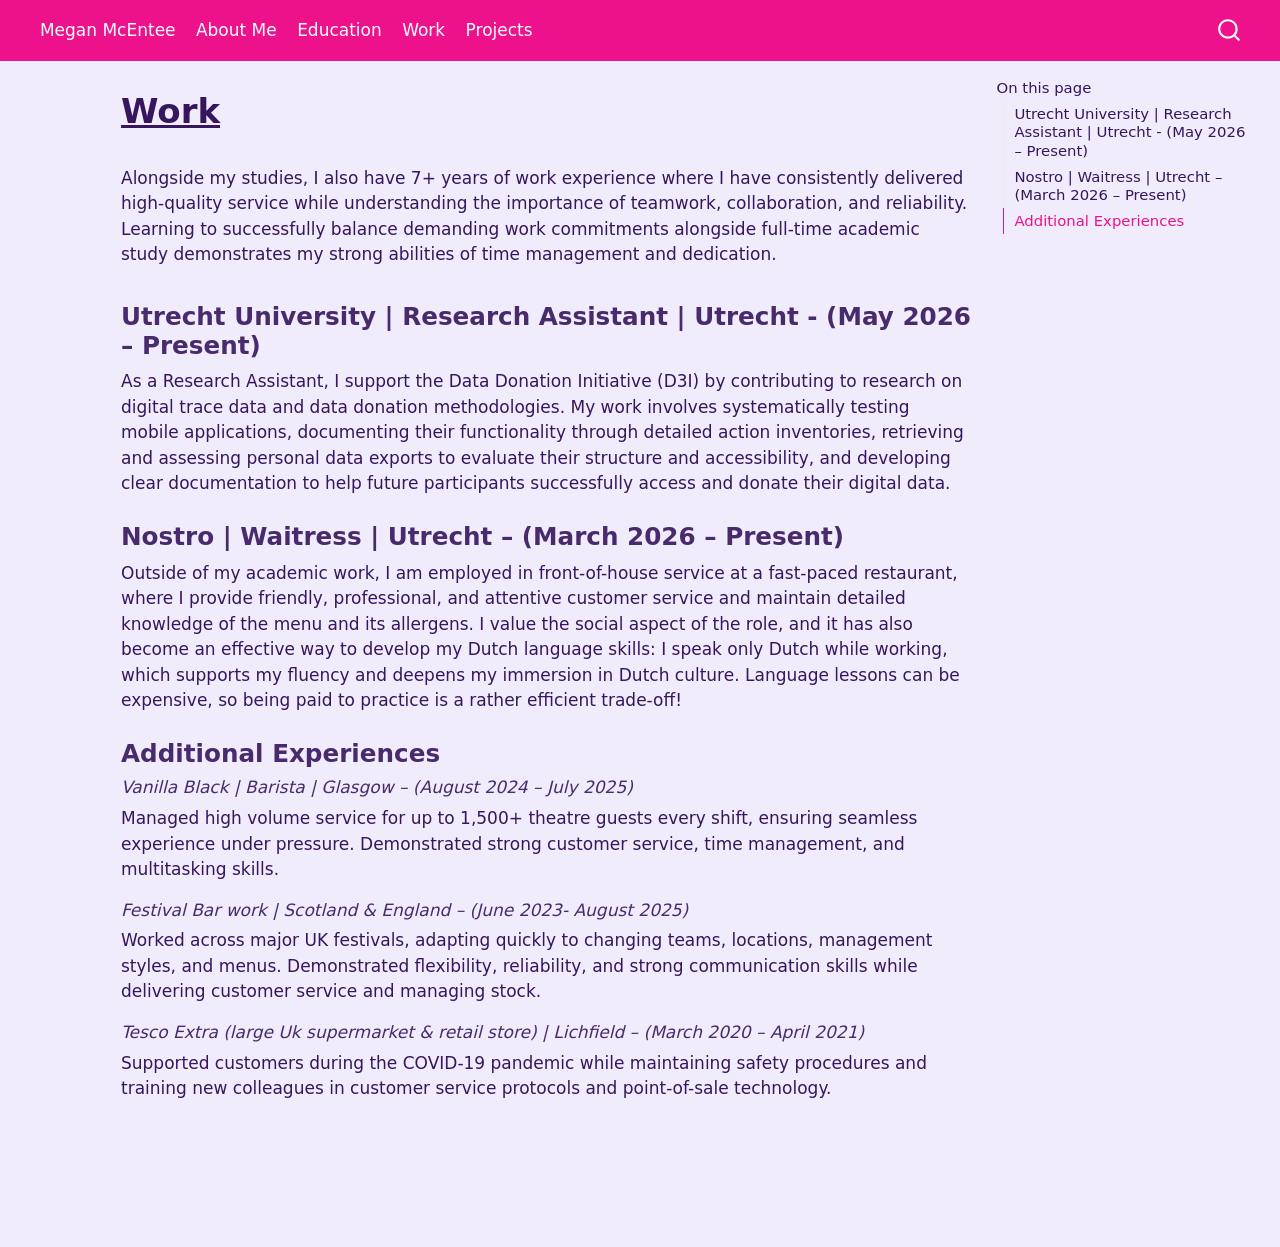
<file: work.html>
<!DOCTYPE html>
<html xmlns="http://www.w3.org/1999/xhtml" lang="en" xml:lang="en"><head>

<meta charset="utf-8">
<meta name="generator" content="quarto-1.11.9">

<meta name="viewport" content="width=device-width, initial-scale=1.0, user-scalable=yes">


<title>Work</title>
<style>
/* Default styles provided by pandoc.
** See https://pandoc.org/MANUAL.html#variables-for-html for config info.
*/
span.smallcaps{font-variant: small-caps;}
div.columns{display: flex; gap: 1.5em;}
div.column{flex: auto;}
@media screen {
div.columns{gap: min(4vw, 1.5em);}
div.column{overflow-x: auto;}
}
div.hanging-indent{margin-left: 1.5em; text-indent: -1.5em;}
ul.task-list{list-style: none;}
ul.task-list li input[type="checkbox"] {
  width: 0.8em;
  margin: 0 0.8em 0.2em -1em; /* quarto-specific, see https://github.com/quarto-dev/quarto-cli/issues/4556 */ 
  vertical-align: middle;
}
</style>


<script src="site_libs/quarto-nav/quarto-nav.js"></script>
<script src="site_libs/quarto-nav/headroom.min.js"></script>
<script src="site_libs/clipboard/clipboard.min.js"></script>
<script src="site_libs/quarto-search/autocomplete.umd.js"></script>
<script src="site_libs/quarto-search/fuse.min.js"></script>
<script src="site_libs/quarto-search/quarto-search.js"></script>
<meta name="quarto:offset" content="./">
<script src="site_libs/quarto-html/quarto.js" type="module"></script>
<script src="site_libs/quarto-html/tabsets/tabsets.js" type="module"></script>
<script src="site_libs/quarto-html/scrollable-regions/scrollable-regions.js" type="module"></script>
<script src="site_libs/quarto-html/popper.min.js"></script>
<script src="site_libs/quarto-html/tippy.umd.min.js"></script>
<script src="site_libs/quarto-html/anchor.min.js"></script>
<link href="site_libs/quarto-html/tippy.css" rel="stylesheet">
<link href="site_libs/quarto-html/quarto-syntax-highlighting-63b5708e65d6cd79cd7618c58d0c21e7.css" rel="stylesheet" class="quarto-color-scheme" id="quarto-text-highlighting-styles">
<link href="site_libs/quarto-html/quarto-syntax-highlighting-dark-447e42e69aaa9833c0ba1b986f430b20.css" rel="stylesheet" class="quarto-color-scheme quarto-color-alternate" id="quarto-text-highlighting-styles">
<link href="site_libs/quarto-html/quarto-syntax-highlighting-63b5708e65d6cd79cd7618c58d0c21e7.css" rel="stylesheet" class="quarto-color-scheme-extra" id="quarto-text-highlighting-styles">
<script src="site_libs/bootstrap/bootstrap.min.js"></script>
<link href="site_libs/bootstrap/bootstrap-icons.css" rel="stylesheet">
<link href="site_libs/bootstrap/bootstrap-98fe5b9d5b6c9cb979ad43f3d0ef5465.min.css" rel="stylesheet" append-hash="true" class="quarto-color-scheme" id="quarto-bootstrap" data-mode="light">
<link href="site_libs/bootstrap/bootstrap-dark-1d361397793e57bc302c93fd90dd2b2e.min.css" rel="stylesheet" append-hash="true" class="quarto-color-scheme quarto-color-alternate" id="quarto-bootstrap" data-mode="light">
<link href="site_libs/bootstrap/bootstrap-98fe5b9d5b6c9cb979ad43f3d0ef5465.min.css" rel="stylesheet" append-hash="true" class="quarto-color-scheme-extra" id="quarto-bootstrap" data-mode="light">
<script id="quarto-search-options" type="application/json">{
  "location": "navbar",
  "copy-button": false,
  "collapse-after": 3,
  "panel-placement": "end",
  "type": "overlay",
  "limit": 50,
  "keyboard-shortcut": [
    "f",
    "/",
    "s"
  ],
  "show-item-context": false,
  "language": {
    "search-no-results-text": "No results",
    "search-matching-documents-text": "matching documents",
    "search-copy-link-title": "Copy link to search",
    "search-hide-matches-text": "Hide additional matches",
    "search-more-match-text": "more match in this document",
    "search-more-matches-text": "more matches in this document",
    "search-clear-button-title": "Clear",
    "search-text-placeholder": "",
    "search-detached-cancel-button-title": "Cancel",
    "search-submit-button-title": "Submit",
    "search-label": "Search"
  }
}</script>


<link rel="stylesheet" href="styles.css">
</head>

<body class="nav-fixed quarto-light"><a id="quarto-skip-link" class="visually-hidden-focusable" href="#quarto-document-content">Skip to main content</a>

<div id="quarto-search-results"></div>
  <header id="quarto-header" class="headroom fixed-top">
    <nav class="navbar navbar-expand-lg " data-bs-theme="dark" aria-label="Site">
      <div class="navbar-container container-fluid">
          <button class="navbar-toggler" type="button" data-bs-toggle="collapse" data-bs-target="#navbarCollapse" aria-controls="navbarCollapse" aria-expanded="false" aria-label="Toggle navigation" onclick="if (window.quartoToggleHeadroom) { window.quartoToggleHeadroom(); }">
  <span class="navbar-toggler-icon"></span>
</button>
          <div class="collapse navbar-collapse" id="navbarCollapse">
            <ul class="navbar-nav navbar-nav-scroll me-auto">
  <li class="nav-item">
    <a class="nav-link" href="./index.html"> 
<span class="menu-text">Megan McEntee</span></a>
  </li>  
  <li class="nav-item">
    <a class="nav-link" href="./about_me.html"> 
<span class="menu-text">About Me</span></a>
  </li>  
  <li class="nav-item">
    <a class="nav-link" href="./education.html"> 
<span class="menu-text">Education</span></a>
  </li>  
  <li class="nav-item">
    <a class="nav-link active" href="./work.html" aria-current="page"> 
<span class="menu-text">Work</span></a>
  </li>  
  <li class="nav-item">
    <a class="nav-link" href="./projects.html"> 
<span class="menu-text">Projects</span></a>
  </li>  
</ul>
          </div> <!-- /navcollapse -->
            <div class="quarto-navbar-tools">
</div>
            <div id="quarto-search" class="" title="Search"></div>
      </div> <!-- /container-fluid -->
    </nav>
</header>
<!-- content -->
<div id="quarto-content" class="quarto-container page-columns page-rows-contents page-layout-article page-navbar">
<!-- sidebar -->
<!-- margin-sidebar -->
    <div id="quarto-margin-sidebar" class="sidebar margin-sidebar">
        <nav id="TOC" role="doc-toc" aria-labelledby="toc-title" class="toc-active">
    <h2 id="toc-title">On this page</h2>
   
  <ul>
  <li><a href="#utrecht-university-research-assistant-utrecht---may-2026-present" id="toc-utrecht-university-research-assistant-utrecht---may-2026-present" class="nav-link active" data-scroll-target="#utrecht-university-research-assistant-utrecht---may-2026-present">Utrecht University | Research Assistant | Utrecht - (May 2026 – Present)</a></li>
  <li><a href="#nostro-waitress-utrecht-march-2026-present" id="toc-nostro-waitress-utrecht-march-2026-present" class="nav-link" data-scroll-target="#nostro-waitress-utrecht-march-2026-present">Nostro | Waitress | Utrecht – (March 2026 – Present)</a></li>
  <li><a href="#additional-experiences" id="toc-additional-experiences" class="nav-link" data-scroll-target="#additional-experiences">Additional Experiences</a></li>
  </ul>
</nav>
    </div>
<!-- main -->
<main class="content" id="quarto-document-content" tabindex="-1">

<header id="title-block-header" class="quarto-title-block default">
<div class="quarto-title">
<h1 class="title">Work</h1>
</div>



<div class="quarto-title-meta">

    
  
    
  </div>
  


</header>


<p>Alongside my studies, I also have 7+ years of work experience where I have consistently delivered high-quality service while understanding the importance of teamwork, collaboration, and reliability. Learning to successfully balance demanding work commitments alongside full-time academic study demonstrates my strong abilities of time management and dedication.</p>
<section id="utrecht-university-research-assistant-utrecht---may-2026-present" class="level3">
<h3 class="anchored" data-anchor-id="utrecht-university-research-assistant-utrecht---may-2026-present">Utrecht University | Research Assistant | Utrecht - (May 2026 – Present)</h3>
<p>As a Research Assistant, I support the Data Donation Initiative (D3I) by contributing to research on digital trace data and data donation methodologies. My work involves systematically testing mobile applications, documenting their functionality through detailed action inventories, retrieving and assessing personal data exports to evaluate their structure and accessibility, and developing clear documentation to help future participants successfully access and donate their digital data.</p>
</section>
<section id="nostro-waitress-utrecht-march-2026-present" class="level3">
<h3 class="anchored" data-anchor-id="nostro-waitress-utrecht-march-2026-present">Nostro | Waitress | Utrecht – (March 2026 – Present)</h3>
<p>Outside of my academic work, I am employed in front-of-house service at a fast-paced restaurant, where I provide friendly, professional, and attentive customer service and maintain detailed knowledge of the menu and its allergens. I value the social aspect of the role, and it has also become an effective way to develop my Dutch language skills: I speak only Dutch while working, which supports my fluency and deepens my immersion in Dutch culture. Language lessons can be expensive, so being paid to practice is a rather efficient trade-off!</p>
</section>
<section id="additional-experiences" class="level3">
<h3 class="anchored" data-anchor-id="additional-experiences">Additional Experiences</h3>
<section id="vanilla-black-barista-glasgow-august-2024-july-2025" class="level6">
<h6 class="anchored" data-anchor-id="vanilla-black-barista-glasgow-august-2024-july-2025"><em>Vanilla Black | Barista | Glasgow – (August 2024 – July 2025)</em></h6>
<p>Managed high volume service for up to 1,500+ theatre guests every shift, ensuring seamless experience under pressure. Demonstrated strong customer service, time management, and multitasking skills.</p>
</section>
<section id="festival-bar-work-scotland-england-june-2023--august-2025" class="level6">
<h6 class="anchored" data-anchor-id="festival-bar-work-scotland-england-june-2023--august-2025"><em>Festival Bar work | Scotland &amp; England – (June 2023- August 2025)</em></h6>
<p>Worked across major UK festivals, adapting quickly to changing teams, locations, management styles, and menus. Demonstrated flexibility, reliability, and strong communication skills while delivering customer service and managing stock.</p>
</section>
<section id="tesco-extra-large-uk-supermarket-retail-store-lichfield-march-2020-april-2021" class="level6">
<h6 class="anchored" data-anchor-id="tesco-extra-large-uk-supermarket-retail-store-lichfield-march-2020-april-2021"><em>Tesco Extra (large Uk supermarket &amp; retail store) | Lichfield – (March 2020 – April 2021)</em></h6>
<p>Supported customers during the COVID-19 pandemic while maintaining safety procedures and training new colleagues in customer service protocols and point-of-sale technology.</p>


</section>
</section>

</main> <!-- /main -->
<script id="quarto-html-after-body" type="application/javascript">
  window.document.addEventListener("DOMContentLoaded", function (event) {
    const icon = "";
    const anchorJS = new window.AnchorJS();
    anchorJS.options = {
      placement: 'right',
      icon: icon
    };
    anchorJS.add('.anchored');
    const isCodeAnnotation = (el) => {
      for (const clz of el.classList) {
        if (clz.startsWith('code-annotation-')) {                     
          return true;
        }
      }
      return false;
    }
    const onCopySuccess = function(e) {
      // button target
      const button = e.trigger;
      // don't keep focus
      button.blur();
      // flash "checked"
      button.classList.add('code-copy-button-checked');
      var currentTitle = button.getAttribute("title");
      button.setAttribute("title", "Copied!");
      let tooltip;
      if (window.bootstrap) {
        button.setAttribute("data-bs-toggle", "tooltip");
        button.setAttribute("data-bs-placement", "left");
        button.setAttribute("data-bs-title", "Copied!");
        tooltip = new bootstrap.Tooltip(button, 
          { trigger: "manual", 
            customClass: "code-copy-button-tooltip",
            offset: [0, -8]});
        tooltip.show();    
      }
      setTimeout(function() {
        if (tooltip) {
          tooltip.hide();
          button.removeAttribute("data-bs-title");
          button.removeAttribute("data-bs-toggle");
          button.removeAttribute("data-bs-placement");
        }
        button.setAttribute("title", currentTitle);
        button.classList.remove('code-copy-button-checked');
      }, 1000);
      // clear code selection
      e.clearSelection();
    }
    const getTextToCopy = function(trigger) {
      const outerScaffold = trigger.parentElement.cloneNode(true);
      const codeEl = outerScaffold.querySelector('code');
      for (const childEl of codeEl.children) {
        if (isCodeAnnotation(childEl)) {
          childEl.remove();
        }
      }
      return codeEl.innerText;
    }
    const clipboard = new window.ClipboardJS('.code-copy-button:not([data-in-quarto-modal])', {
      text: getTextToCopy
    });
    clipboard.on('success', onCopySuccess);
    if (window.document.getElementById('quarto-embedded-source-code-modal')) {
      const clipboardModal = new window.ClipboardJS('.code-copy-button[data-in-quarto-modal]', {
        text: getTextToCopy,
        container: window.document.getElementById('quarto-embedded-source-code-modal')
      });
      clipboardModal.on('success', onCopySuccess);
    }
      var localhostRegex = new RegExp(/^(?:http|https):\/\/localhost\:?[0-9]*\//);
      var mailtoRegex = new RegExp(/^mailto:/);
        var filterRegex = new RegExp("https:\/\/meganmc02\.github\.io\/");
      var isInternal = (href) => {
          return filterRegex.test(href) || localhostRegex.test(href) || mailtoRegex.test(href);
      }
      // Inspect non-navigation links and adorn them if external
      window.quartoDecorateExternalLinks = function (root) {
     var links = (root || window.document).querySelectorAll('a[href]:not(.nav-link):not(.navbar-brand):not(.toc-action):not(.sidebar-link):not(.sidebar-item-toggle):not(.pagination-link):not(.no-external):not([aria-hidden]):not(.dropdown-item):not(.quarto-navigation-tool):not(.about-link)');
      for (var i=0; i<links.length; i++) {
        const link = links[i];
        if (!isInternal(link.href)) {
          // undo the damage that might have been done by quarto-nav.js in the case of
          // links that we want to consider external
          if (link.dataset.originalHref !== undefined) {
            link.href = link.dataset.originalHref;
          }
          if (!link.classList.contains('no-external-icon')) {
          }
        }
      }
      };
      window.quartoDecorateExternalLinks(window.document);
    // Esc closes the popup (WCAG 1.4.13) and focus leaving both trigger and
    // popup closes it (WCAG 2.4.11); tippy handles neither for interactive popups.
    const hideOnEscAndFocusOut = {
      name: 'hideOnEscAndFocusOut',
      defaultValue: true,
      fn(instance) {
        const dismiss = () => {
          // A show scheduled by the trigger delay would otherwise reopen it
          instance.clearDelayTimeouts();
          instance.hide();
        };
        const onKeyDown = (event) => {
          if (event.key !== 'Escape') {
            return;
          }
          // Keep Esc from also reaching page handlers (e.g. reveal.js overview),
          // except an open reveal.js slide menu, which Esc should close too.
          // The menu handles keys only when its keyboard option is on.
          const menuHandlesEsc = window.Reveal?.getPlugin?.('menu')?.isOpen() &&
            window.Reveal.getConfig().menu?.keyboard !== false;
          if (!menuHandlesEsc) {
            event.stopPropagation();
          }
          if (instance.popper.contains(window.document.activeElement)) {
            // Disabled while refocusing so the focus trigger does not reopen it
            instance.disable();
            instance.reference.focus();
            instance.enable();
          }
          dismiss();
        };
        const onFocusOut = (event) => {
          const target = event.relatedTarget;
          if (target && !instance.reference.contains(target) &&
              !instance.popper.contains(target)) {
            dismiss();
          }
        };
        // On the trigger too: a click trigger (code-annotations: select) has no
        // blur handling. Attached for the instance's lifetime so leaving the
        // trigger also cancels a show still pending on the trigger delay.
        instance.reference.addEventListener('focusout', onFocusOut);
        return {
          onShow() {
            window.document.addEventListener('keydown', onKeyDown, true);
            instance.popper.addEventListener('focusout', onFocusOut);
          },
          onHide() {
            window.document.removeEventListener('keydown', onKeyDown, true);
            instance.popper.removeEventListener('focusout', onFocusOut);
          },
          onDestroy() {
            instance.reference.removeEventListener('focusout', onFocusOut);
          },
        };
      },
    };
    function tippyHover(el, contentFn, onTriggerFn, onUntriggerFn) {
      const config = {
        allowHTML: true,
        maxWidth: 500,
        delay: 100,
        arrow: false,
        appendTo: function(el) {
            return el.parentElement;
        },
        interactive: true,
        interactiveBorder: 10,
        theme: 'quarto',
        placement: 'bottom-start',
        plugins: [hideOnEscAndFocusOut],
      };
      if (contentFn) {
        config.content = contentFn;
      }
      if (onTriggerFn) {
        config.onTrigger = onTriggerFn;
      }
      if (onUntriggerFn) {
        config.onUntrigger = onUntriggerFn;
      }
      window.tippy(el, config); 
    }
    const noterefs = window.document.querySelectorAll('a[role="doc-noteref"]');
    for (var i=0; i<noterefs.length; i++) {
      const ref = noterefs[i];
      tippyHover(ref, function() {
        // use id or data attribute instead here
        let href = ref.getAttribute('data-footnote-href') || ref.getAttribute('href');
        try { href = new URL(href).hash; } catch {}
        const id = href.replace(/^#\/?/, "");
        const note = window.document.getElementById(id);
        if (note) {
          return note.innerHTML;
        } else {
          return "";
        }
      });
    }
    const xrefs = window.document.querySelectorAll('a.quarto-xref');
    const processXRef = (id, note) => {
      // Strip column container classes
      const stripColumnClz = (el) => {
        el.classList.remove("page-full", "page-columns");
        if (el.children) {
          for (const child of el.children) {
            stripColumnClz(child);
          }
        }
      }
      stripColumnClz(note)
      if (id === null || id.startsWith('sec-')) {
        // Special case sections, only their first couple elements
        const container = document.createElement("div");
        if (note.children && note.children.length > 2) {
          container.appendChild(note.children[0].cloneNode(true));
          for (let i = 1; i < note.children.length; i++) {
            const child = note.children[i];
            if (child.tagName === "P" && child.innerText === "") {
              continue;
            } else {
              container.appendChild(child.cloneNode(true));
              break;
            }
          }
          if (window.Quarto?.typesetMath) {
            window.Quarto.typesetMath(container);
          }
          return container.innerHTML
        } else {
          if (window.Quarto?.typesetMath) {
            window.Quarto.typesetMath(note);
          }
          return note.innerHTML;
        }
      } else {
        // Remove any anchor links if they are present
        const anchorLink = note.querySelector('a.anchorjs-link');
        if (anchorLink) {
          anchorLink.remove();
        }
        if (window.Quarto?.typesetMath) {
          window.Quarto.typesetMath(note);
        }
        if (note.classList.contains("callout")) {
          return note.outerHTML;
        } else {
          return note.innerHTML;
        }
      }
    }
    for (var i=0; i<xrefs.length; i++) {
      const xref = xrefs[i];
      tippyHover(xref, undefined, function(instance) {
        instance.disable();
        let url = xref.getAttribute('href');
        let hash = undefined; 
        if (url.startsWith('#')) {
          hash = url;
        } else {
          try { hash = new URL(url).hash; } catch {}
        }
        if (hash) {
          const id = hash.replace(/^#\/?/, "");
          const note = window.document.getElementById(id);
          if (note !== null) {
            try {
              const html = processXRef(id, note.cloneNode(true));
              instance.setContent(html);
            } finally {
              instance.enable();
              instance.show();
            }
          } else {
            // See if we can fetch this
            fetch(url.split('#')[0])
            .then(res => res.text())
            .then(html => {
              const parser = new DOMParser();
              const htmlDoc = parser.parseFromString(html, "text/html");
              const note = htmlDoc.getElementById(id);
              if (note !== null) {
                const html = processXRef(id, note);
                instance.setContent(html);
              } 
            }).finally(() => {
              instance.enable();
              instance.show();
            });
          }
        } else {
          // See if we can fetch a full url (with no hash to target)
          // This is a special case and we should probably do some content thinning / targeting
          fetch(url)
          .then(res => res.text())
          .then(html => {
            const parser = new DOMParser();
            const htmlDoc = parser.parseFromString(html, "text/html");
            const note = htmlDoc.querySelector('main.content');
            if (note !== null) {
              // This should only happen for chapter cross references
              // (since there is no id in the URL)
              // remove the first header
              if (note.children.length > 0 && note.children[0].tagName === "HEADER") {
                note.children[0].remove();
              }
              const html = processXRef(null, note);
              instance.setContent(html);
            } 
          }).finally(() => {
            instance.enable();
            instance.show();
          });
        }
      }, function(instance) {
      });
    }
        let selectedAnnoteEl;
        const selectorForAnnotation = ( cell, annotation) => {
          let cellAttr = 'data-code-cell="' + cell + '"';
          let lineAttr = 'data-code-annotation="' +  annotation + '"';
          const selector = 'span[' + cellAttr + '][' + lineAttr + ']';
          return selector;
        }
        const selectCodeLines = (annoteEl) => {
          const doc = window.document;
          const targetCell = annoteEl.getAttribute("data-target-cell");
          const targetAnnotation = annoteEl.getAttribute("data-target-annotation");
          const annoteSpan = window.document.querySelector(selectorForAnnotation(targetCell, targetAnnotation));
          const lines = annoteSpan.getAttribute("data-code-lines").split(",");
          const lineIds = lines.map((line) => {
            return targetCell + "-" + line;
          })
          // Each band is positioned against its own containing block, which is
          // not the offsetParent of the lines, so place it from client rects.
          const placeBand = (band, firstEl, lastEl, codeBlock) => {
            const container = band.offsetParent;
            if (container === null) {
              return;
            }
            const containerRect = container.getBoundingClientRect();
            // Reveal.js scales slides with a transform, so convert client
            // pixels back to the CSS pixels of the container.
            const scale = containerRect.height / container.offsetHeight || 1;
            const firstRect = firstEl.getBoundingClientRect();
            const lastRect = lastEl.getBoundingClientRect();
            const top = (firstRect.top - containerRect.top) / scale - container.clientTop + container.scrollTop;
            const height = (lastRect.bottom - firstRect.top) / scale;
            band.style.top = top - 2 + "px";
            band.style.height = height + 4 + "px";
            if (codeBlock) {
              // Without the copy button wrapper, the containing block is wider
              // than the code block, so span the code block explicitly.
              const blockRect = codeBlock.getBoundingClientRect();
              band.style.left = (blockRect.left - containerRect.left) / scale - container.clientLeft + container.scrollLeft + "px";
              band.style.width = blockRect.width / scale + "px";
            }
          };
          if (lineIds.length > 0) {
            const el = window.document.getElementById(lineIds[0]);
            const lastEl = window.document.getElementById(lineIds[lineIds.length - 1]);
            const parent = el.parentElement.parentElement;
            // cook up a div (if necessary) and position it
            let div = window.document.getElementById("code-annotation-line-highlight");
            if (div === null) {
              div = window.document.createElement("div");
              div.setAttribute("id", "code-annotation-line-highlight");
              div.style.position = 'absolute';
              parent.appendChild(div);
            }
            placeBand(div, el, lastEl, parent.closest("div.sourceCode") || parent);
            let gutterDiv = window.document.getElementById("code-annotation-line-highlight-gutter");
            if (gutterDiv === null) {
              gutterDiv = window.document.createElement("div");
              gutterDiv.setAttribute("id", "code-annotation-line-highlight-gutter");
              gutterDiv.style.position = 'absolute';
              const codeCell = window.document.getElementById(targetCell);
              const gutter = codeCell.querySelector('.code-annotation-gutter');
              gutter.appendChild(gutterDiv);
            }
            placeBand(gutterDiv, el, lastEl);
            selectedAnnoteEl = annoteEl;
          }
        };
        const unselectCodeLines = () => {
          const elementsIds = ["code-annotation-line-highlight", "code-annotation-line-highlight-gutter"];
          elementsIds.forEach((elId) => {
            const div = window.document.getElementById(elId);
            if (div) {
              div.remove();
            }
          });
          selectedAnnoteEl = undefined;
        };
          // Handle positioning of the toggle
      window.addEventListener(
        "resize",
        throttle(() => {
          elRect = undefined;
          if (selectedAnnoteEl) {
            selectCodeLines(selectedAnnoteEl);
          }
        }, 10)
      );
      function throttle(fn, ms) {
      let throttle = false;
      let timer;
        return (...args) => {
          if(!throttle) { // first call gets through
              fn.apply(this, args);
              throttle = true;
          } else { // all the others get throttled
              if(timer) clearTimeout(timer); // cancel #2
              timer = setTimeout(() => {
                fn.apply(this, args);
                timer = throttle = false;
              }, ms);
          }
        };
      }
        // Attach click handler to the DT
        const annoteDls = window.document.querySelectorAll('dt[data-target-cell]');
        for (const annoteDlNode of annoteDls) {
          annoteDlNode.addEventListener('click', (event) => {
            const clickedEl = event.target;
            if (clickedEl !== selectedAnnoteEl) {
              unselectCodeLines();
              const activeEl = window.document.querySelector('dt[data-target-cell].code-annotation-active');
              if (activeEl) {
                activeEl.classList.remove('code-annotation-active');
              }
              selectCodeLines(clickedEl);
              clickedEl.classList.add('code-annotation-active');
            } else {
              // Unselect the line
              unselectCodeLines();
              clickedEl.classList.remove('code-annotation-active');
            }
          });
        }
    const findCites = (el) => {
      const parentEl = el.parentElement;
      if (parentEl) {
        const cites = parentEl.dataset.cites;
        if (cites) {
          return {
            el,
            cites: cites.split(' ')
          };
        } else {
          return findCites(el.parentElement)
        }
      } else {
        return undefined;
      }
    };
    var bibliorefs = window.document.querySelectorAll('a[role="doc-biblioref"]');
    for (var i=0; i<bibliorefs.length; i++) {
      const ref = bibliorefs[i];
      const citeInfo = findCites(ref);
      if (citeInfo) {
        tippyHover(citeInfo.el, function() {
          var popup = window.document.createElement('div');
          citeInfo.cites.forEach(function(cite) {
            var citeDiv = window.document.createElement('div');
            citeDiv.classList.add('hanging-indent');
            citeDiv.classList.add('csl-entry');
            var biblioDiv = window.document.getElementById('ref-' + cite);
            if (biblioDiv) {
              citeDiv.innerHTML = biblioDiv.innerHTML;
            }
            popup.appendChild(citeDiv);
          });
          return popup.innerHTML;
        });
      }
    }
  });
  </script>
  <script type="application/javascript">
  window.quartoScrollableRegionsLabels = {"code":"Scrollable code","output":"Scrollable output"};
  </script>
</div> <!-- /content -->




</body></html>
</file>
<file: site_libs/quarto-html/tippy.css>
.tippy-box[data-animation=fade][data-state=hidden]{opacity:0}[data-tippy-root]{max-width:calc(100vw - 10px)}.tippy-box{position:relative;background-color:#333;color:#fff;border-radius:4px;font-size:14px;line-height:1.4;white-space:normal;outline:0;transition-property:transform,visibility,opacity}.tippy-box[data-placement^=top]>.tippy-arrow{bottom:0}.tippy-box[data-placement^=top]>.tippy-arrow:before{bottom:-7px;left:0;border-width:8px 8px 0;border-top-color:initial;transform-origin:center top}.tippy-box[data-placement^=bottom]>.tippy-arrow{top:0}.tippy-box[data-placement^=bottom]>.tippy-arrow:before{top:-7px;left:0;border-width:0 8px 8px;border-bottom-color:initial;transform-origin:center bottom}.tippy-box[data-placement^=left]>.tippy-arrow{right:0}.tippy-box[data-placement^=left]>.tippy-arrow:before{border-width:8px 0 8px 8px;border-left-color:initial;right:-7px;transform-origin:center left}.tippy-box[data-placement^=right]>.tippy-arrow{left:0}.tippy-box[data-placement^=right]>.tippy-arrow:before{left:-7px;border-width:8px 8px 8px 0;border-right-color:initial;transform-origin:center right}.tippy-box[data-inertia][data-state=visible]{transition-timing-function:cubic-bezier(.54,1.5,.38,1.11)}.tippy-arrow{width:16px;height:16px;color:#333}.tippy-arrow:before{content:"";position:absolute;border-color:transparent;border-style:solid}.tippy-content{position:relative;padding:5px 9px;z-index:1}
</file>
<file: site_libs/quarto-html/quarto-syntax-highlighting-63b5708e65d6cd79cd7618c58d0c21e7.css>
/* quarto syntax highlight colors */
:root {
  --quarto-hl-ot-color: #003B4F;
  --quarto-hl-at-color: #657422;
  --quarto-hl-ss-color: #20794D;
  --quarto-hl-an-color: #5E5E5E;
  --quarto-hl-fu-color: #4758AB;
  --quarto-hl-st-color: #20794D;
  --quarto-hl-cf-color: #003B4F;
  --quarto-hl-op-color: #5E5E5E;
  --quarto-hl-er-color: #AD0000;
  --quarto-hl-bn-color: #AD0000;
  --quarto-hl-al-color: #AD0000;
  --quarto-hl-va-color: #111111;
  --quarto-hl-bu-color: inherit;
  --quarto-hl-ex-color: inherit;
  --quarto-hl-pp-color: #AD0000;
  --quarto-hl-in-color: #5E5E5E;
  --quarto-hl-vs-color: #20794D;
  --quarto-hl-wa-color: #5E5E5E;
  --quarto-hl-do-color: #5E5E5E;
  --quarto-hl-im-color: #00769E;
  --quarto-hl-ch-color: #20794D;
  --quarto-hl-dt-color: #AD0000;
  --quarto-hl-fl-color: #AD0000;
  --quarto-hl-co-color: #5E5E5E;
  --quarto-hl-cv-color: #5E5E5E;
  --quarto-hl-cn-color: #8f5902;
  --quarto-hl-sc-color: #5E5E5E;
  --quarto-hl-dv-color: #AD0000;
  --quarto-hl-kw-color: #003B4F;
}

/* other quarto variables */
:root {
  --quarto-font-monospace: SFMono-Regular, Menlo, Monaco, Consolas, "Liberation Mono", "Courier New", monospace;
}

/* syntax highlight based on Pandoc's rules */
pre > code.sourceCode > span {
  color: #003B4F;
}

code.sourceCode > span {
  color: #003B4F;
}

div.sourceCode,
div.sourceCode pre.sourceCode {
  color: #003B4F;
}

/* Normal */
code span {
  color: #003B4F;
}

/* Alert */
code span.al {
  color: #AD0000;
  font-style: inherit;
}

/* Annotation */
code span.an {
  color: #5E5E5E;
  font-style: inherit;
}

/* Attribute */
code span.at {
  color: #657422;
  font-style: inherit;
}

/* BaseN */
code span.bn {
  color: #AD0000;
  font-style: inherit;
}

/* BuiltIn */
code span.bu {
  font-style: inherit;
}

/* ControlFlow */
code span.cf {
  color: #003B4F;
  font-weight: bold;
  font-style: inherit;
}

/* Char */
code span.ch {
  color: #20794D;
  font-style: inherit;
}

/* Constant */
code span.cn {
  color: #8f5902;
  font-style: inherit;
}

/* Comment */
code span.co {
  color: #5E5E5E;
  font-style: inherit;
}

/* CommentVar */
code span.cv {
  color: #5E5E5E;
  font-style: italic;
}

/* Documentation */
code span.do {
  color: #5E5E5E;
  font-style: italic;
}

/* DataType */
code span.dt {
  color: #AD0000;
  font-style: inherit;
}

/* DecVal */
code span.dv {
  color: #AD0000;
  font-style: inherit;
}

/* Error */
code span.er {
  color: #AD0000;
  font-style: inherit;
}

/* Extension */
code span.ex {
  font-style: inherit;
}

/* Float */
code span.fl {
  color: #AD0000;
  font-style: inherit;
}

/* Function */
code span.fu {
  color: #4758AB;
  font-style: inherit;
}

/* Import */
code span.im {
  color: #00769E;
  font-style: inherit;
}

/* Information */
code span.in {
  color: #5E5E5E;
  font-style: inherit;
}

/* Keyword */
code span.kw {
  color: #003B4F;
  font-weight: bold;
  font-style: inherit;
}

/* Operator */
code span.op {
  color: #5E5E5E;
  font-style: inherit;
}

/* Other */
code span.ot {
  color: #003B4F;
  font-style: inherit;
}

/* Preprocessor */
code span.pp {
  color: #AD0000;
  font-style: inherit;
}

/* SpecialChar */
code span.sc {
  color: #5E5E5E;
  font-style: inherit;
}

/* SpecialString */
code span.ss {
  color: #20794D;
  font-style: inherit;
}

/* String */
code span.st {
  color: #20794D;
  font-style: inherit;
}

/* Variable */
code span.va {
  color: #111111;
  font-style: inherit;
}

/* VerbatimString */
code span.vs {
  color: #20794D;
  font-style: inherit;
}

/* Warning */
code span.wa {
  color: #5E5E5E;
  font-style: italic;
}

.prevent-inlining {
  content: "</";
}

/*# sourceMappingURL=054cc16b9e9817627be6994582d2ffb5.css.map */
</file>
<file: site_libs/quarto-html/quarto-syntax-highlighting-dark-447e42e69aaa9833c0ba1b986f430b20.css>
/* quarto syntax highlight colors */
:root {
  --quarto-hl-al-color: #f07178;
  --quarto-hl-an-color: #d4d0ab;
  --quarto-hl-at-color: #00e0e0;
  --quarto-hl-bn-color: #d4d0ab;
  --quarto-hl-bu-color: #abe338;
  --quarto-hl-ch-color: #abe338;
  --quarto-hl-co-color: #f8f8f2;
  --quarto-hl-cv-color: #ffd700;
  --quarto-hl-cn-color: #ffd700;
  --quarto-hl-cf-color: #ffa07a;
  --quarto-hl-dt-color: #ffa07a;
  --quarto-hl-dv-color: #d4d0ab;
  --quarto-hl-do-color: #f8f8f2;
  --quarto-hl-er-color: #f07178;
  --quarto-hl-ex-color: #00e0e0;
  --quarto-hl-fl-color: #d4d0ab;
  --quarto-hl-fu-color: #ffa07a;
  --quarto-hl-im-color: #abe338;
  --quarto-hl-in-color: #d4d0ab;
  --quarto-hl-kw-color: #ffa07a;
  --quarto-hl-op-color: #ffa07a;
  --quarto-hl-ot-color: #00e0e0;
  --quarto-hl-pp-color: #dcc6e0;
  --quarto-hl-re-color: #00e0e0;
  --quarto-hl-sc-color: #abe338;
  --quarto-hl-ss-color: #abe338;
  --quarto-hl-st-color: #abe338;
  --quarto-hl-va-color: #00e0e0;
  --quarto-hl-vs-color: #abe338;
  --quarto-hl-wa-color: #dcc6e0;
}

/* other quarto variables */
:root {
  --quarto-font-monospace: SFMono-Regular, Menlo, Monaco, Consolas, "Liberation Mono", "Courier New", monospace;
}

/* syntax highlight based on Pandoc's rules */
pre > code.sourceCode > span {
  color: #f8f8f2;
}

code.sourceCode > span {
  color: #f8f8f2;
}

div.sourceCode,
div.sourceCode pre.sourceCode {
  color: #f8f8f2;
}

/* Normal */
code span {
  color: #f8f8f2;
}

/* Alert */
code span.al {
  color: #f07178;
}

/* Annotation */
code span.an {
  color: #d4d0ab;
}

/* Attribute */
code span.at {
  color: #00e0e0;
}

/* BaseN */
code span.bn {
  color: #d4d0ab;
}

/* BuiltIn */
code span.bu {
  color: #abe338;
}

/* ControlFlow */
code span.cf {
  font-weight: bold;
  color: #ffa07a;
}

/* Char */
code span.ch {
  color: #abe338;
}

/* Constant */
code span.cn {
  color: #ffd700;
}

/* Comment */
code span.co {
  font-style: italic;
  color: #f8f8f2;
}

/* CommentVar */
code span.cv {
  color: #ffd700;
}

/* Documentation */
code span.do {
  color: #f8f8f2;
}

/* DataType */
code span.dt {
  color: #ffa07a;
}

/* DecVal */
code span.dv {
  color: #d4d0ab;
}

/* Error */
code span.er {
  color: #f07178;
  text-decoration: underline;
}

/* Extension */
code span.ex {
  font-weight: bold;
  color: #00e0e0;
}

/* Float */
code span.fl {
  color: #d4d0ab;
}

/* Function */
code span.fu {
  color: #ffa07a;
}

/* Import */
code span.im {
  color: #abe338;
}

/* Information */
code span.in {
  color: #d4d0ab;
}

/* Keyword */
code span.kw {
  font-weight: bold;
  color: #ffa07a;
}

/* Operator */
code span.op {
  color: #ffa07a;
}

/* Other */
code span.ot {
  color: #00e0e0;
}

/* Preprocessor */
code span.pp {
  color: #dcc6e0;
}

/* RegionMarker */
code span.re {
  background-color: #f8f8f2;
  color: #00e0e0;
}

/* SpecialChar */
code span.sc {
  color: #abe338;
}

/* SpecialString */
code span.ss {
  color: #abe338;
}

/* String */
code span.st {
  color: #abe338;
}

/* Variable */
code span.va {
  color: #00e0e0;
}

/* VerbatimString */
code span.vs {
  color: #abe338;
}

/* Warning */
code span.wa {
  color: #dcc6e0;
}

.prevent-inlining {
  content: "</";
}

/*# sourceMappingURL=be8e1111c2b710f7c3a4926ffa2967aa.css.map */
</file>
<file: styles.css>
/* css styles */
.title {
  text-decoration: underline;
}


#title-block-header {
  margin-bottom: 2rem;
}

main.content {
  padding-bottom: 3rem;
}

.circle-img {
  width: 250px;
  height: 360px;
  object-fit: cover;
  border-radius: 50%;
}
</file>
